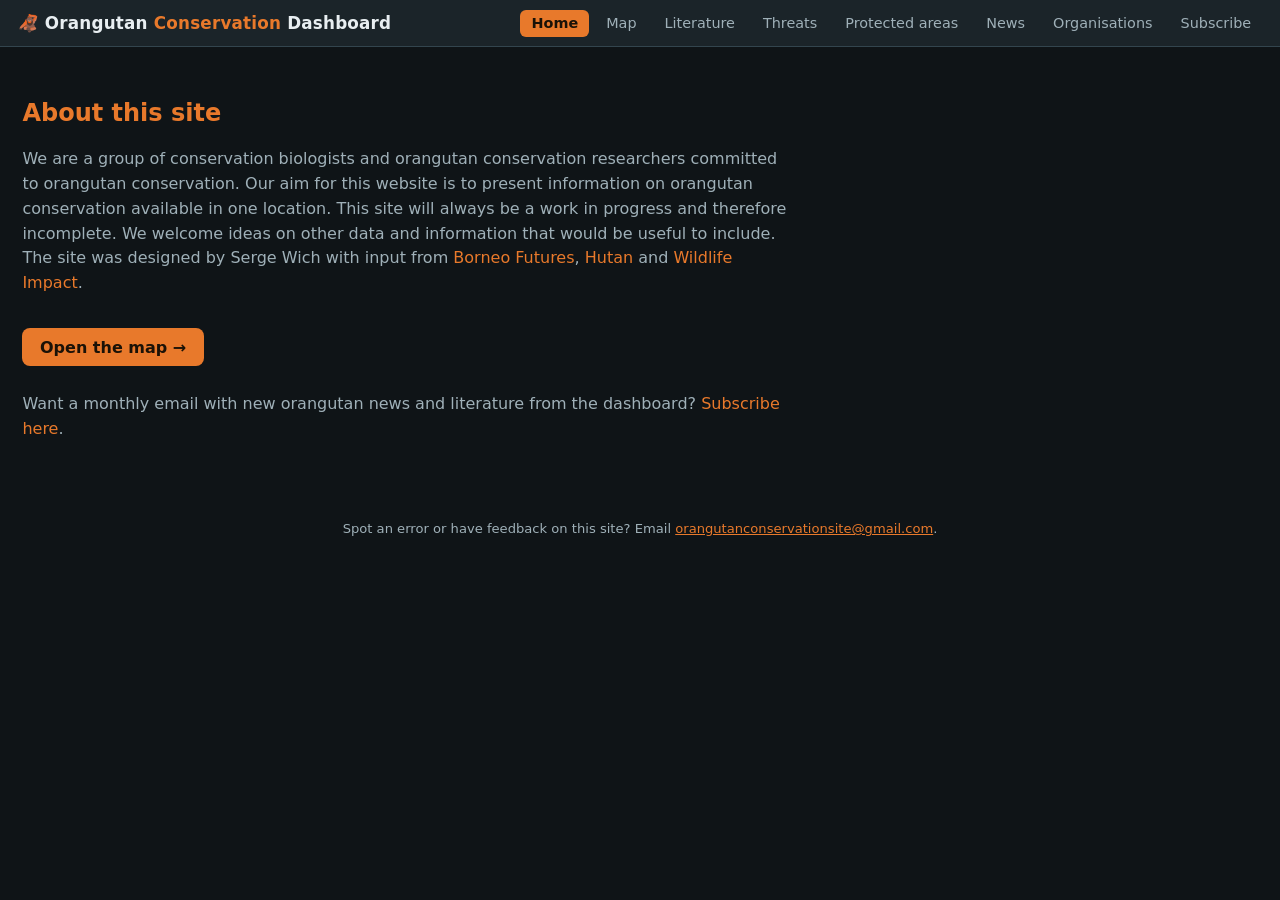
<file: index.html>
<!DOCTYPE html>
<html lang="en">
<head>
  <meta charset="utf-8" />
  <meta http-equiv="refresh" content="0; url=site/index.html" />
  <title>Orangutan Conservation Dashboard</title>
</head>
<body>
  <p>Redirecting to <a href="site/index.html">the dashboard</a>…</p>
</body>
</html>
</file>
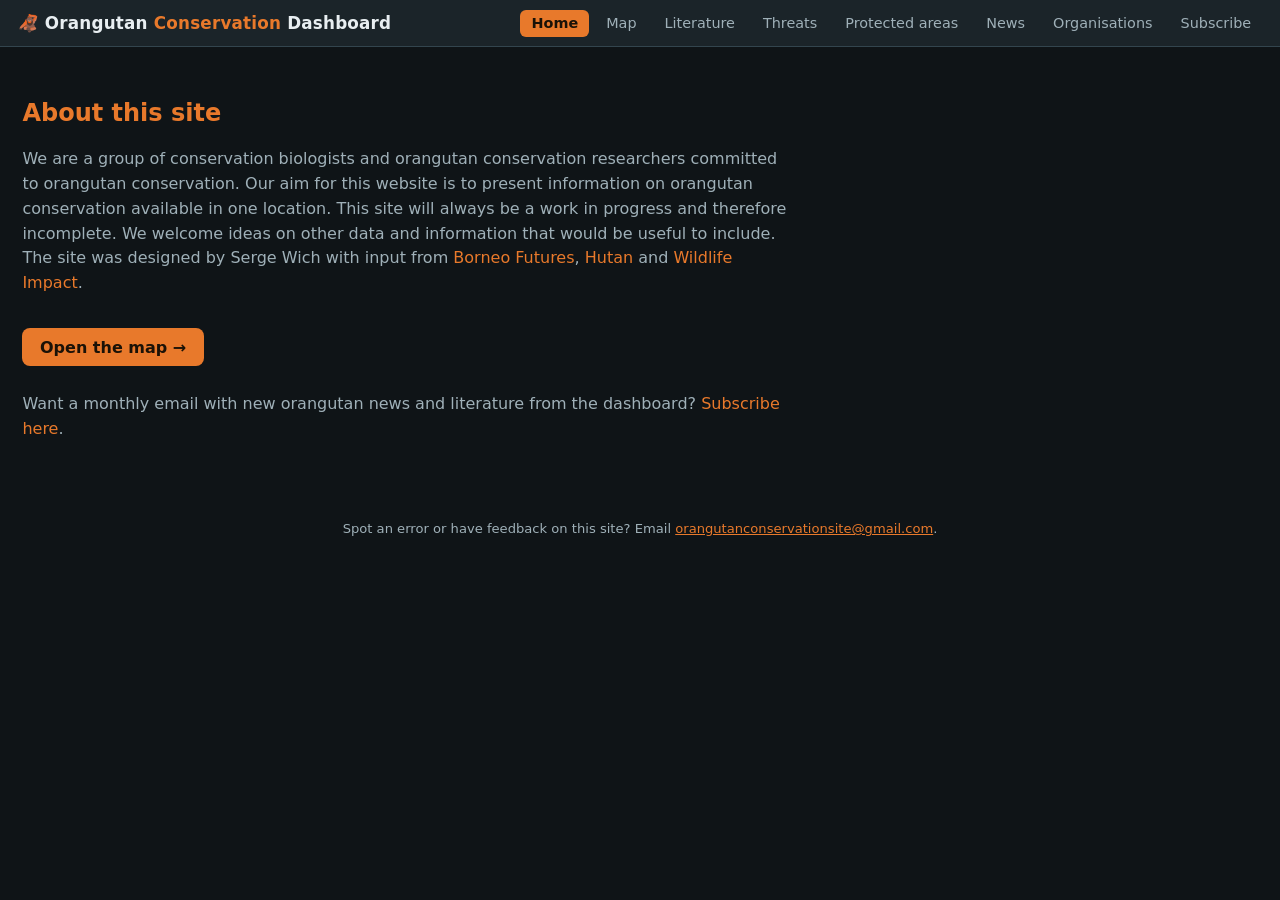
<file: site/index.html>
<!DOCTYPE html>
<html lang="en">
<head>
  <meta charset="utf-8" />
  <meta name="viewport" content="width=device-width, initial-scale=1" />
  <title>Orangutan Conservation Dashboard</title>
  <link rel="stylesheet" href="css/style.css" />
</head>
<body>
  <header class="site-header">
    <h1>🦧 Orangutan <span>Conservation</span> Dashboard</h1>
    <nav class="tabs">
      <a href="index.html" class="active">Home</a>
      <a href="tabs/map.html">Map</a>
      <a href="tabs/literature.html">Literature</a>
      <a href="tabs/threats.html">Threats</a>
      <a href="tabs/protected-areas.html">Protected areas</a>
      <a href="tabs/social.html">News</a>
      <a href="tabs/ngos.html">Organisations</a>
      <a href="tabs/subscribe.html">Subscribe</a>
    </nav>
  </header>

  <main class="landing">
    <h2>About this site</h2>
    <p>
      We are a group of conservation biologists and orangutan conservation
      researchers committed to orangutan conservation. Our aim for this
      website is to present information on orangutan conservation available
      in one location. This site will always be a work in progress and
      therefore incomplete. We welcome ideas on other data and information
      that would be useful to include. The site was designed by Serge Wich
      with input from
      <a href="https://borneofutures.org/" target="_blank" rel="noopener noreferrer">Borneo Futures</a>,
      <a href="https://hutan.earth/" target="_blank" rel="noopener noreferrer">Hutan</a>
      and
      <a href="https://wildlifeimpact.org/" target="_blank" rel="noopener noreferrer">Wildlife Impact</a>.
    </p>
    <a class="cta" href="tabs/map.html">Open the map →</a>
    <p class="subscribe-note">
      Want a monthly email with new orangutan news and literature from the dashboard?
      <a href="tabs/subscribe.html">Subscribe here</a>.
    </p>
  </main>

  <footer class="site-footer">
    <p>
      Spot an error or have feedback on this site? Email
      <a href="mailto:orangutanconservationsite@gmail.com">orangutanconservationsite@gmail.com</a>.
    </p>
  </footer>

  <!-- Cloudflare Web Analytics -->
  <script src="js/assistant.js"></script>
  <script type='module' src='https://static.cloudflareinsights.com/beacon.min.js' data-cf-beacon='{"token": "29d3b2f9d204446cb0d788787eff61d9"}'></script>
  <!-- End Cloudflare Web Analytics -->
</body>
</html>
</file>
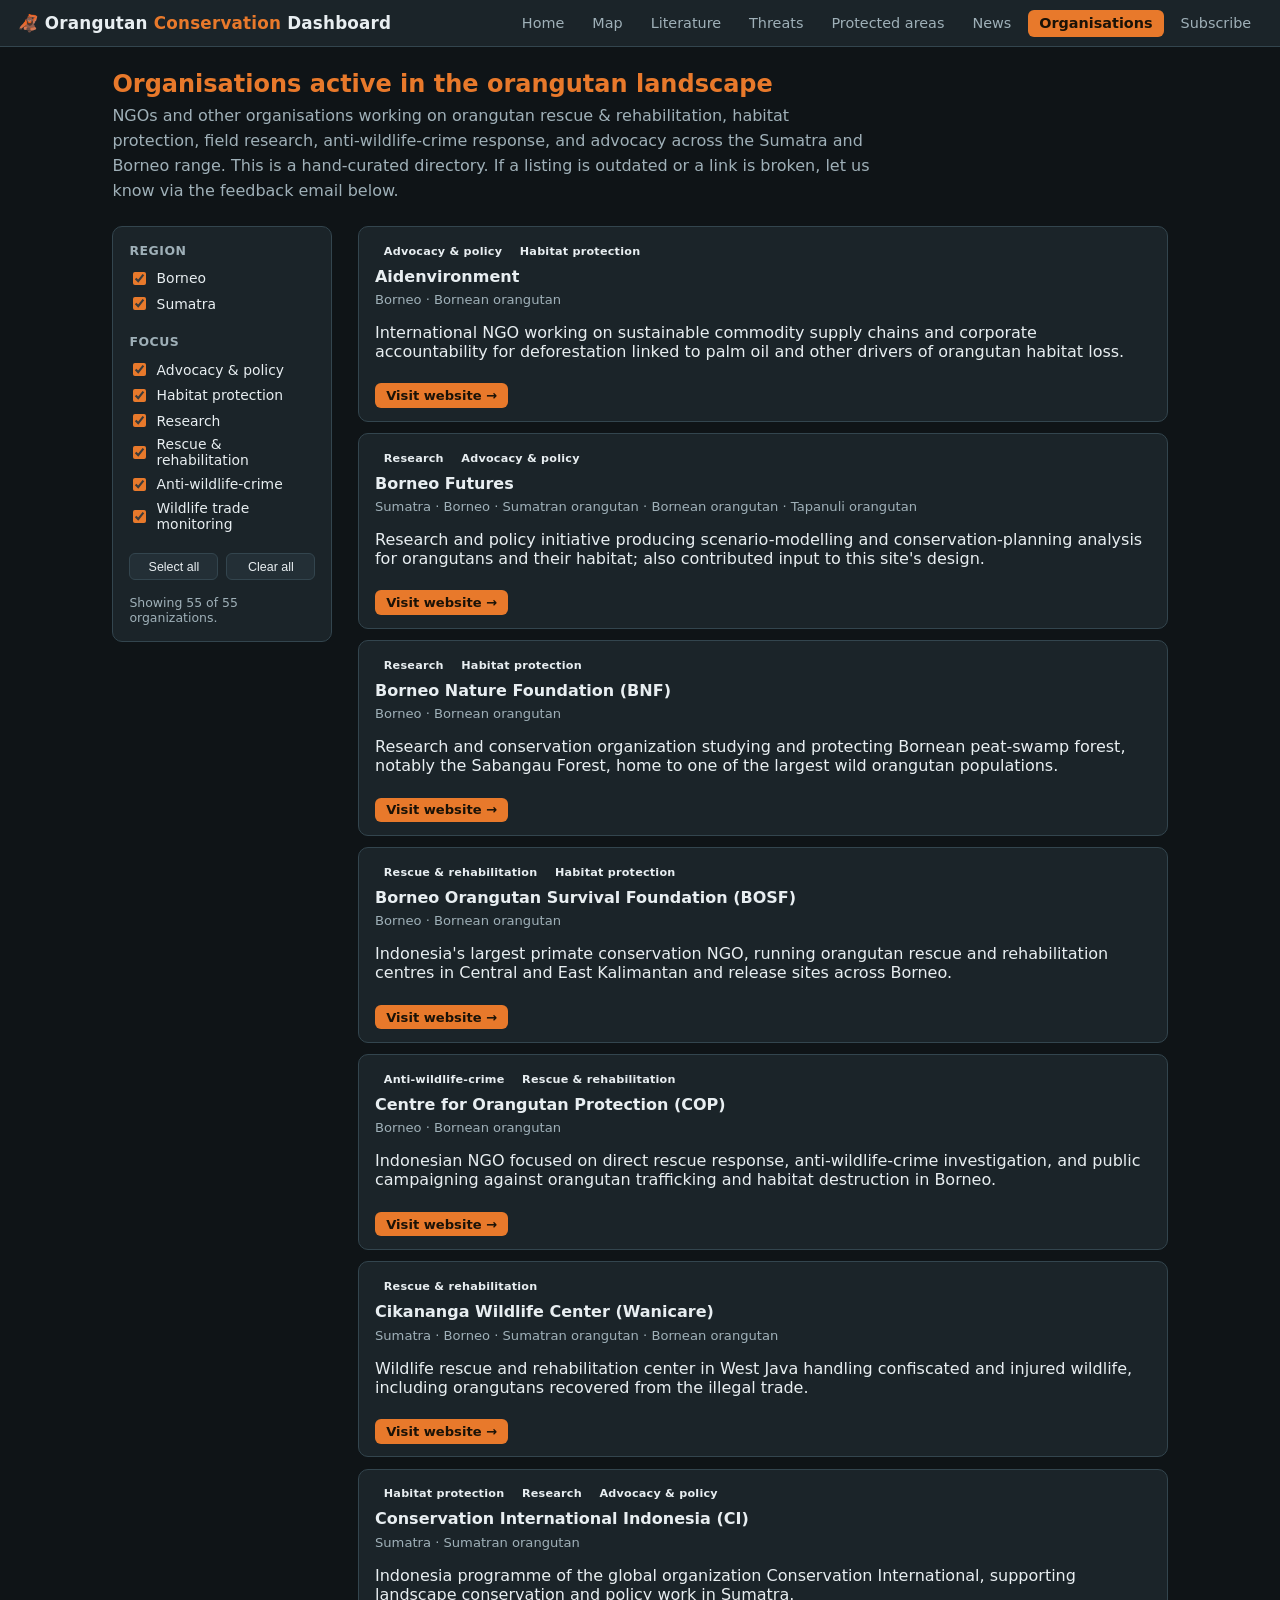
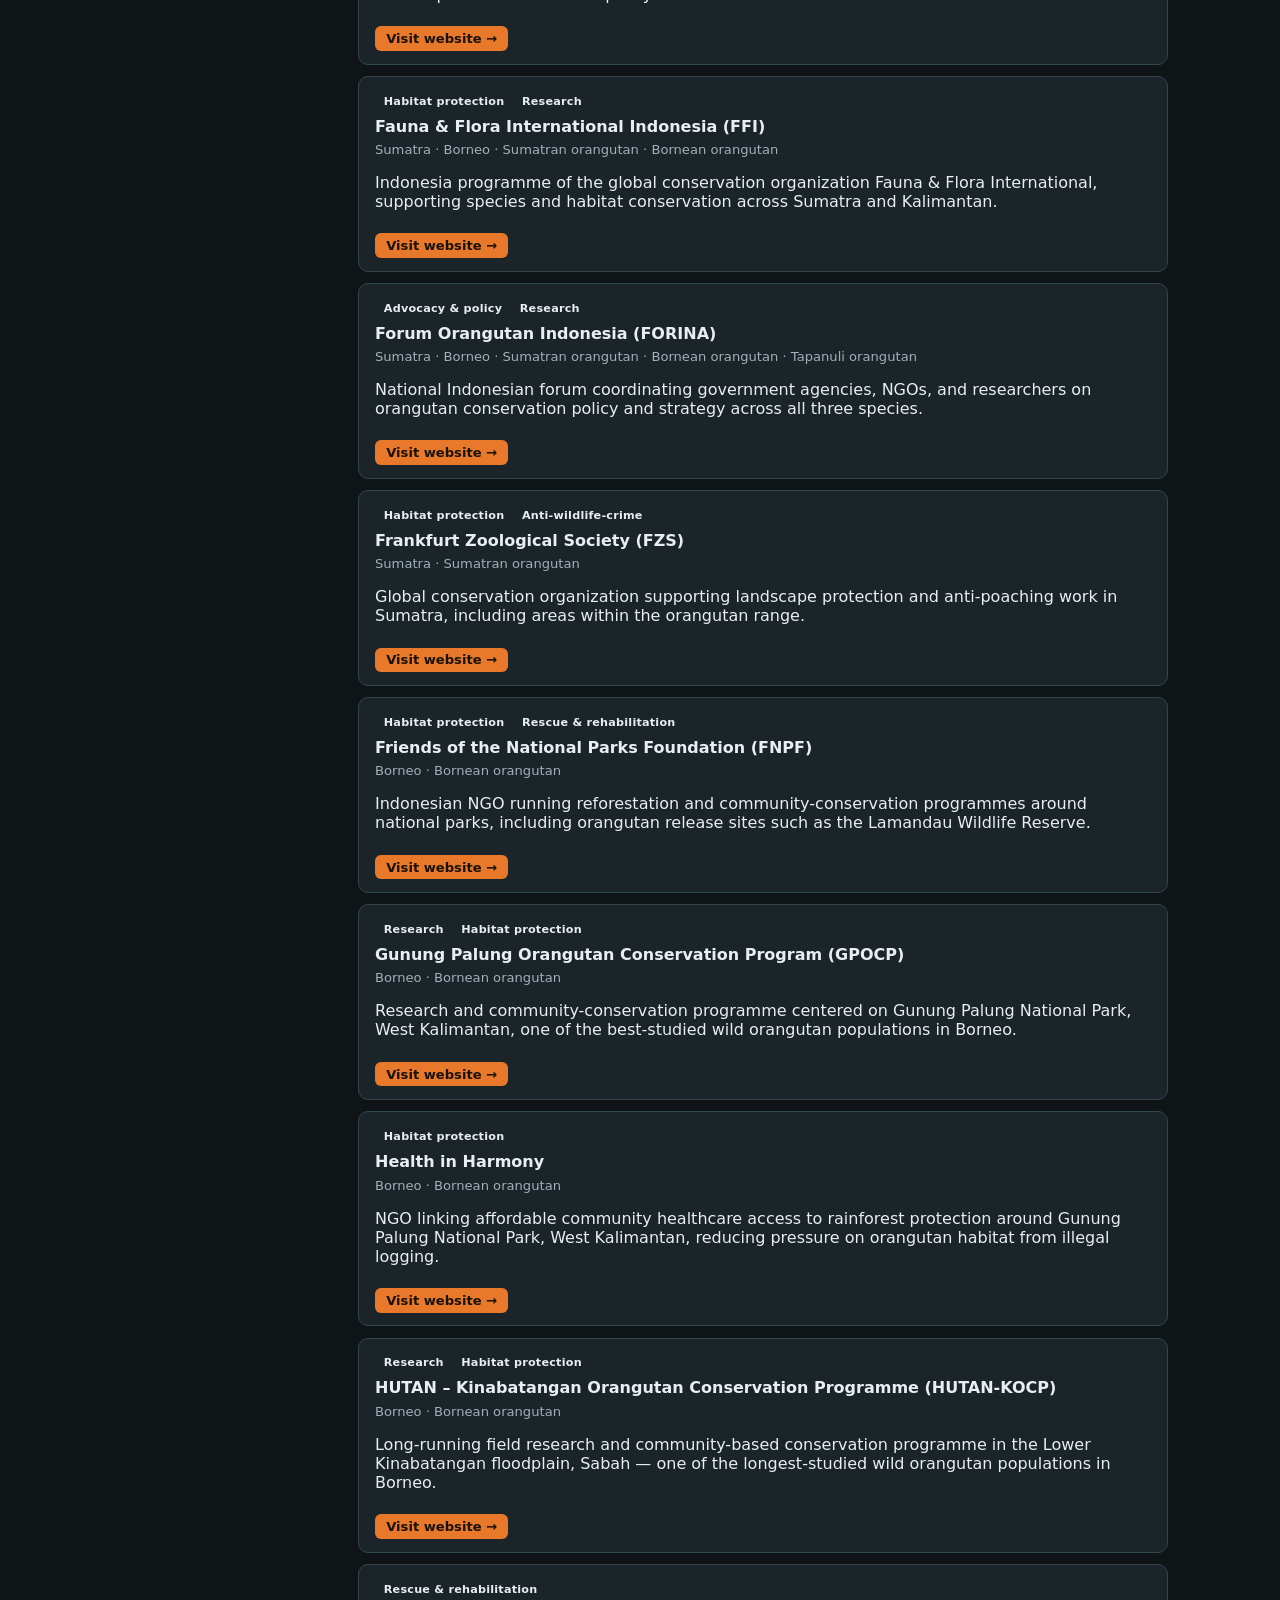
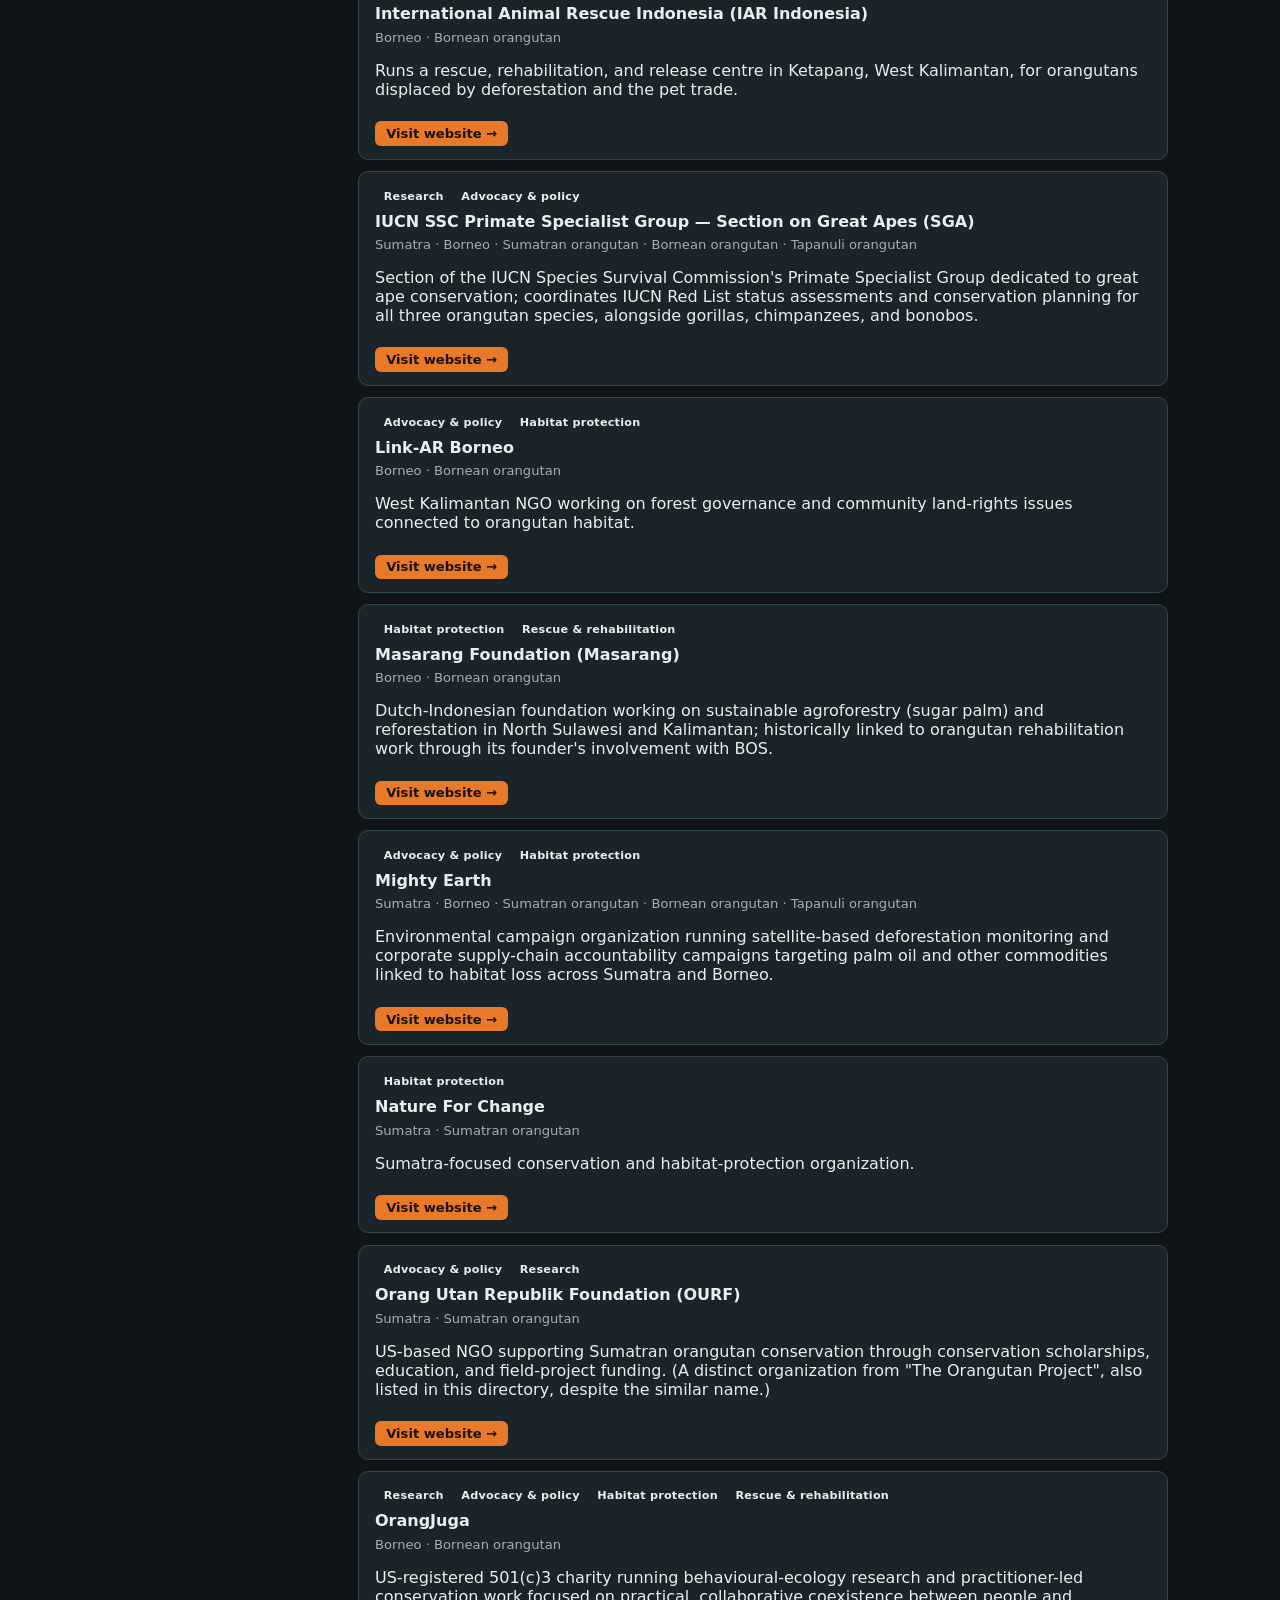
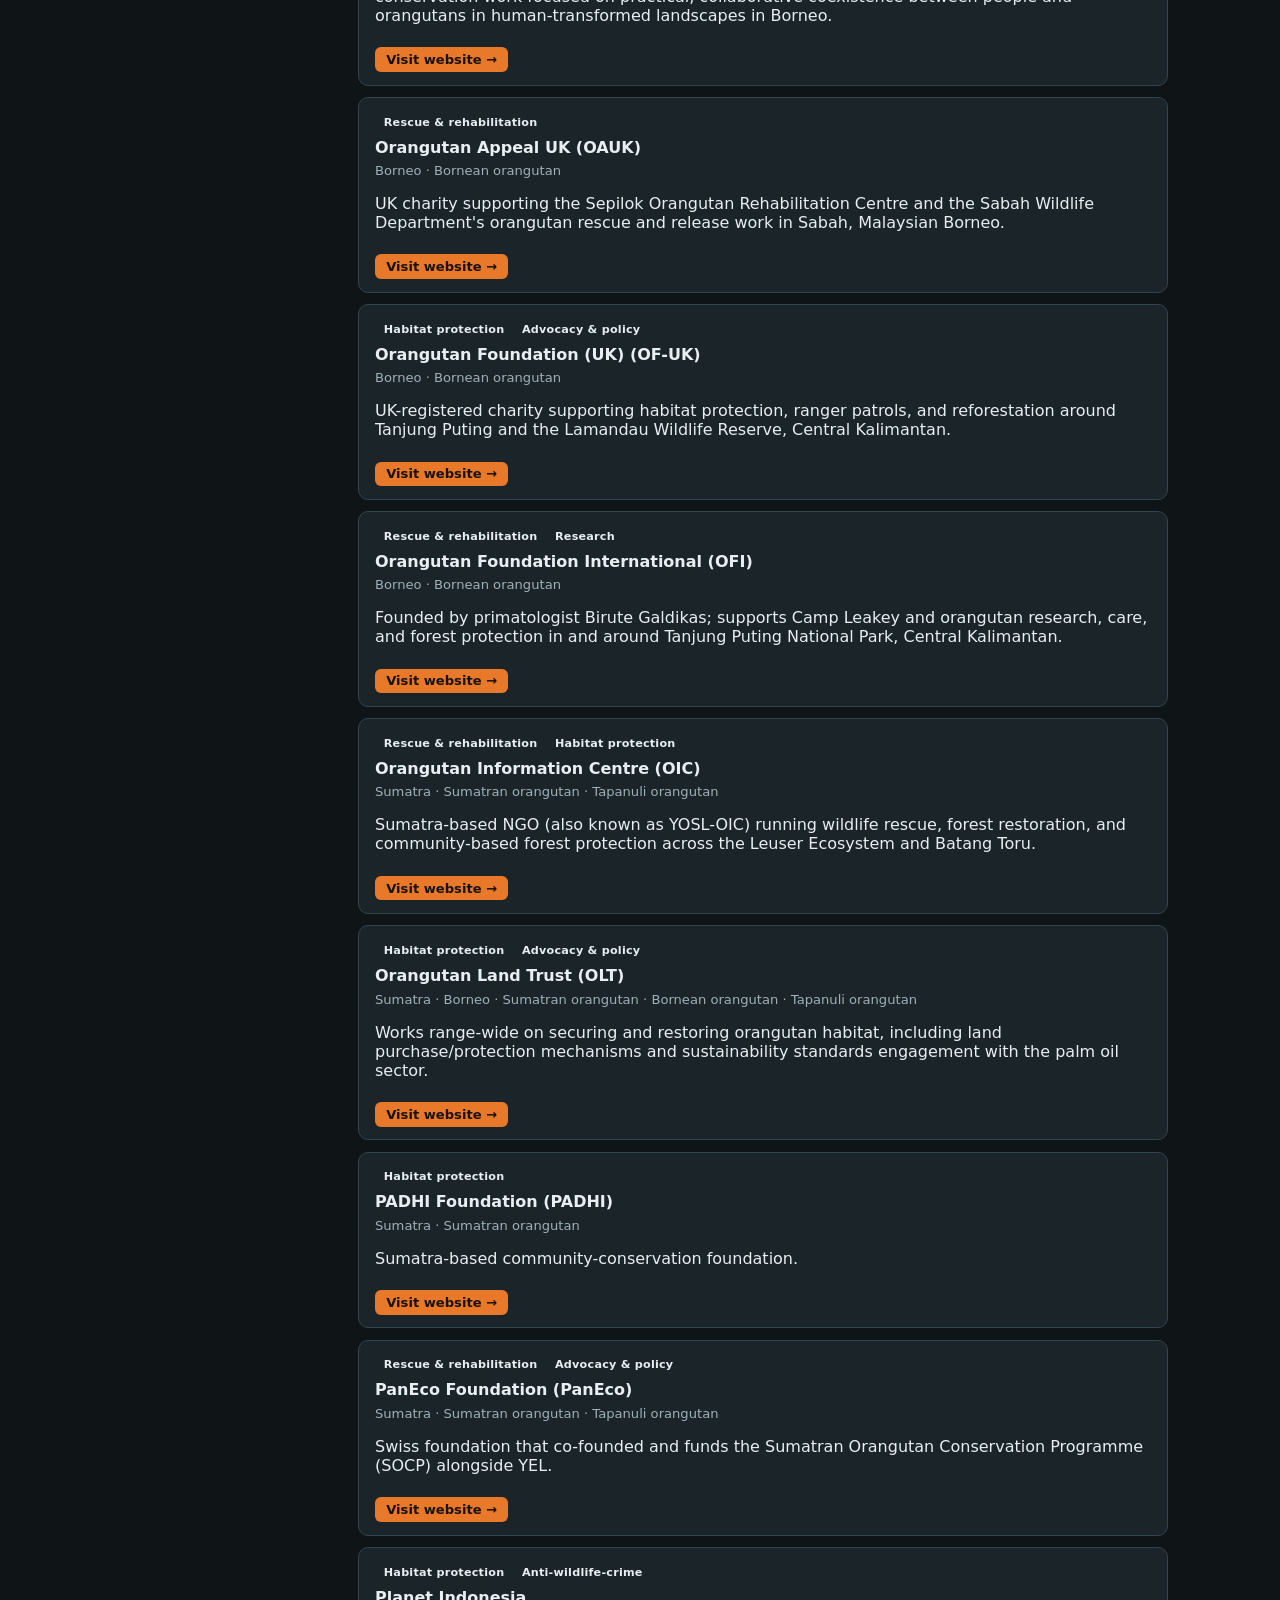
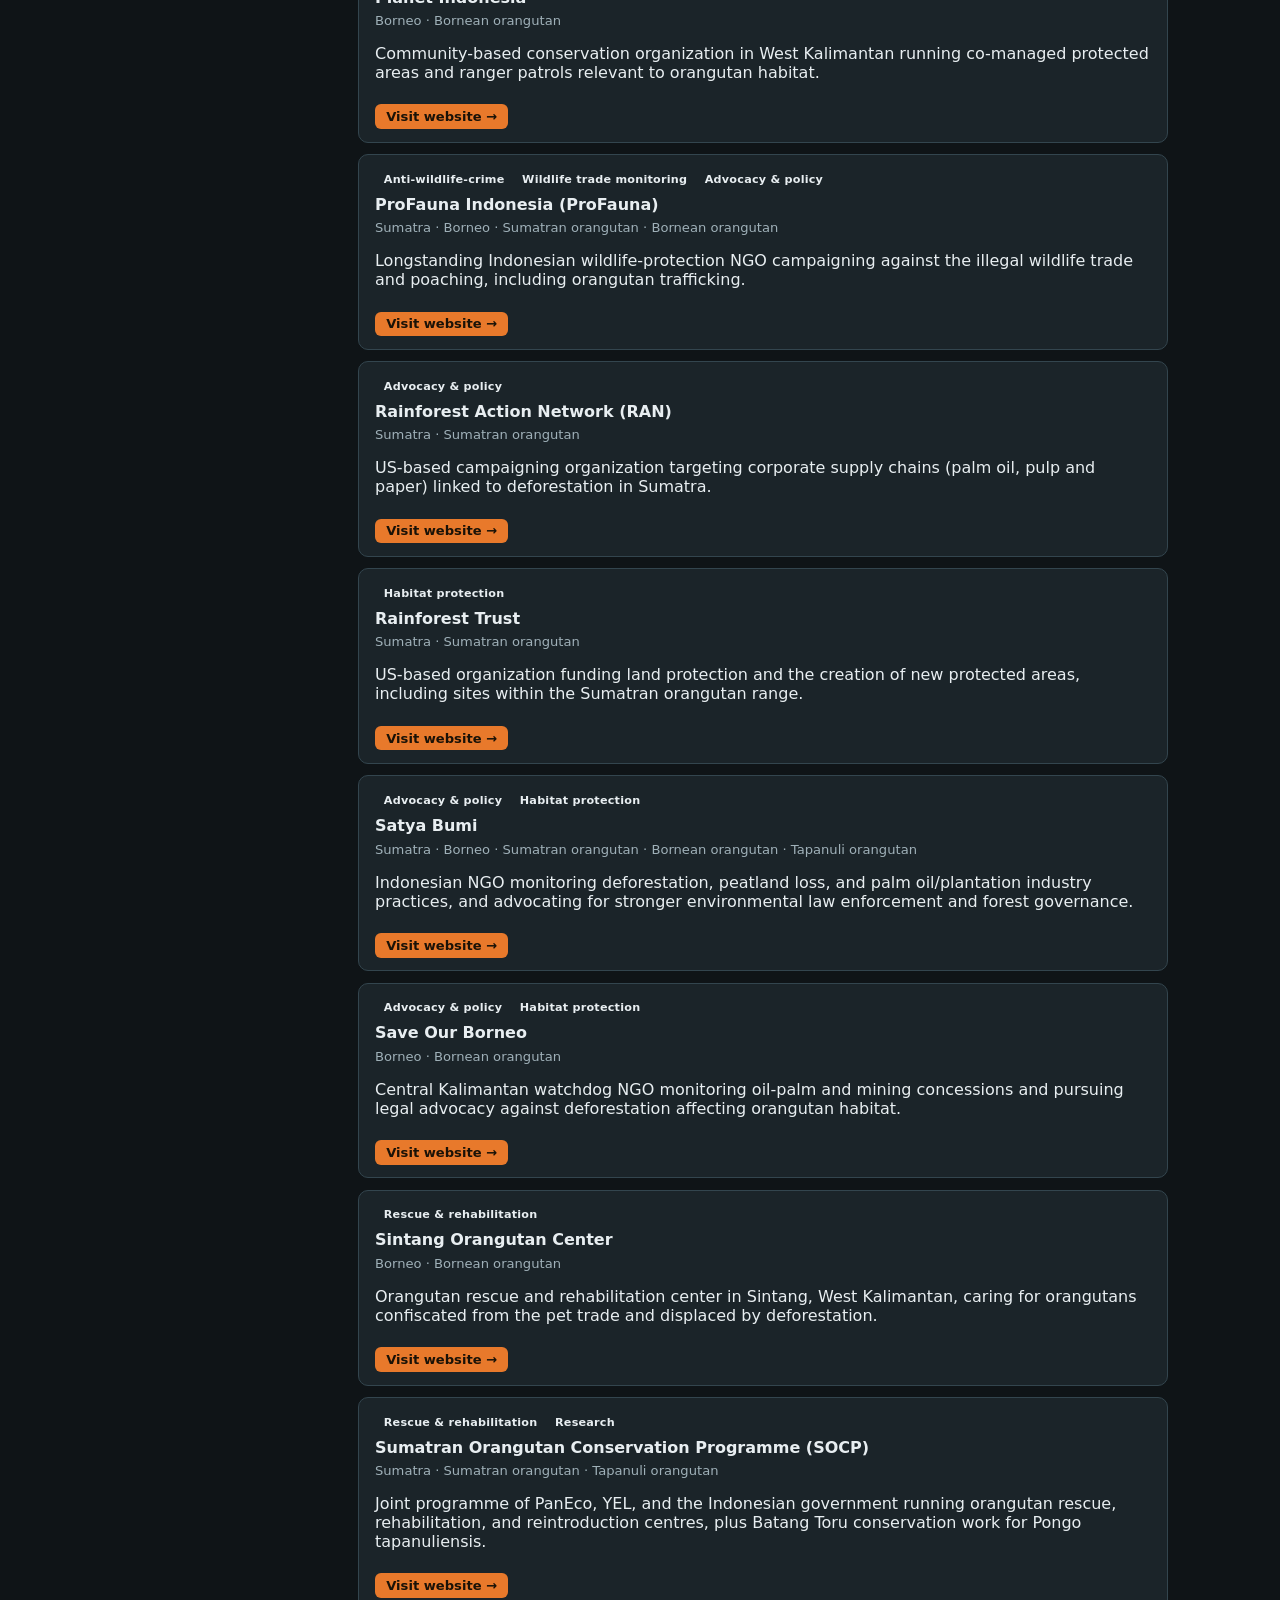
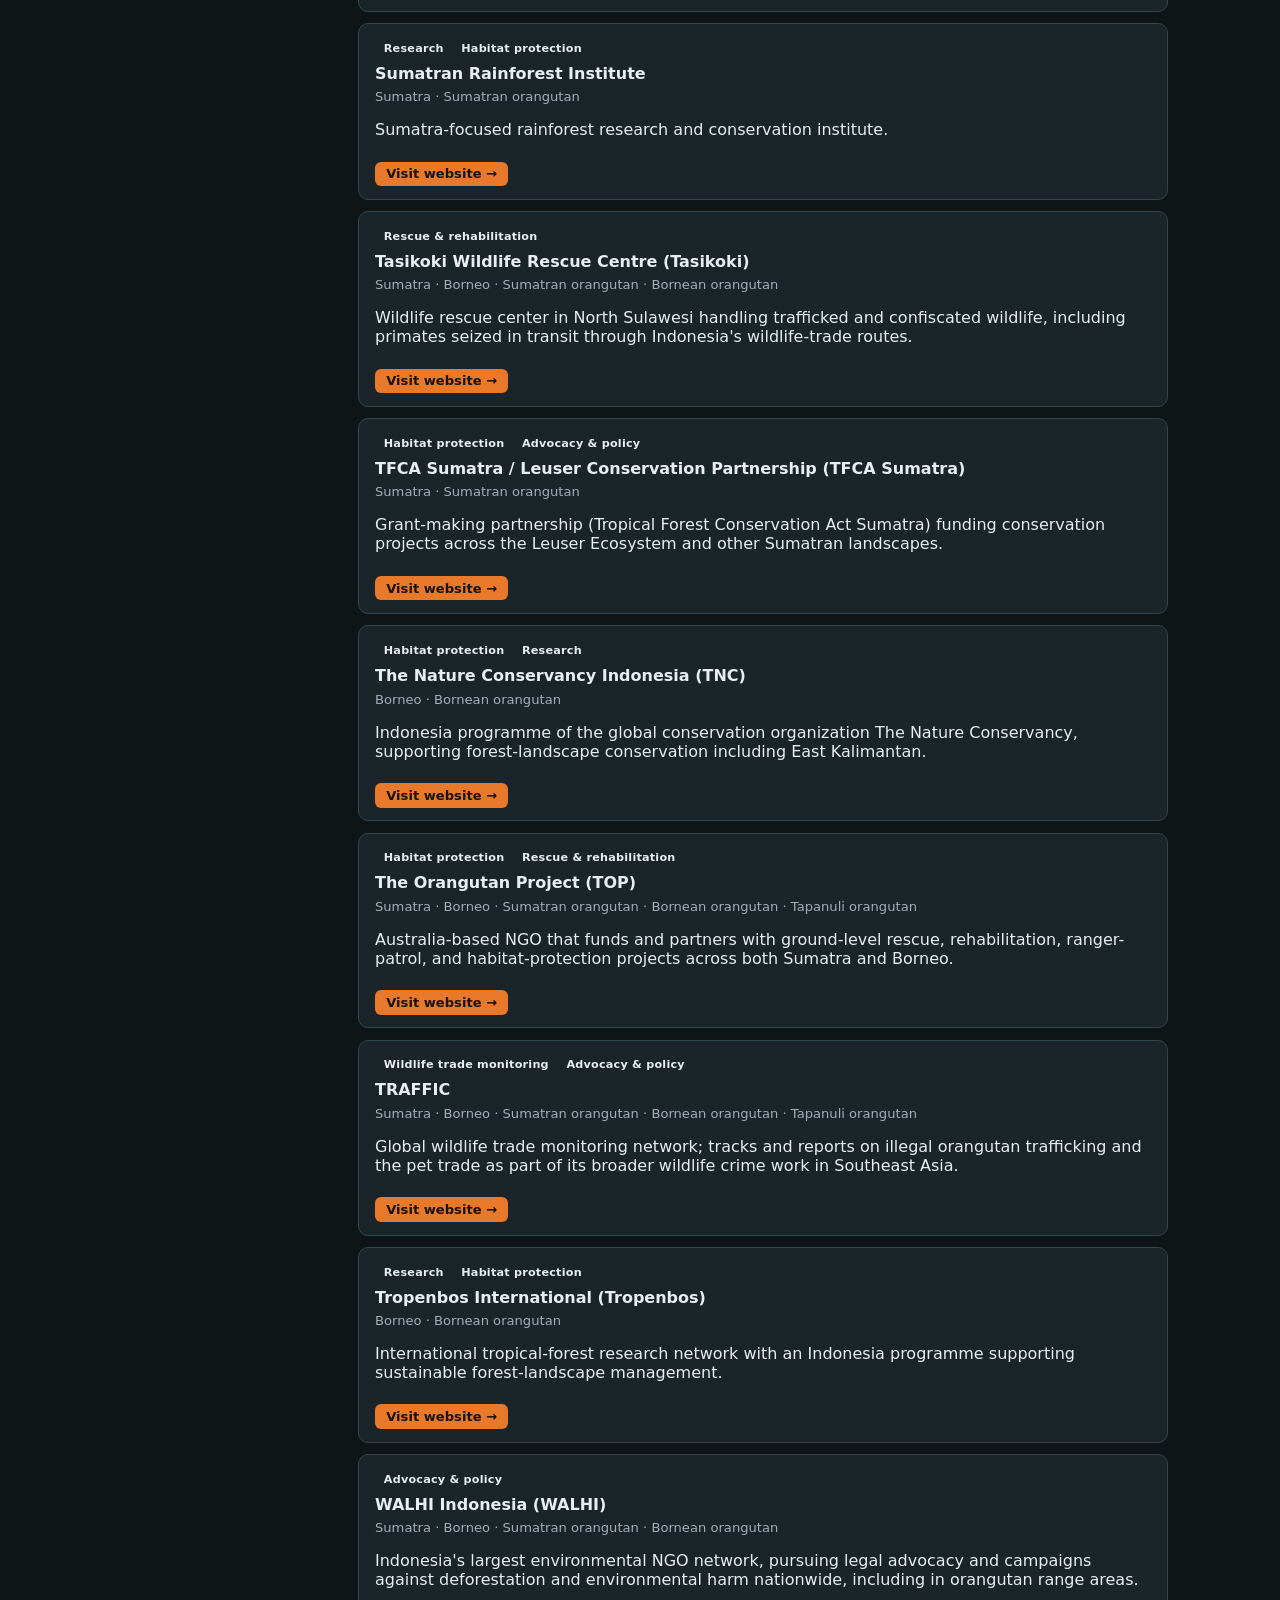
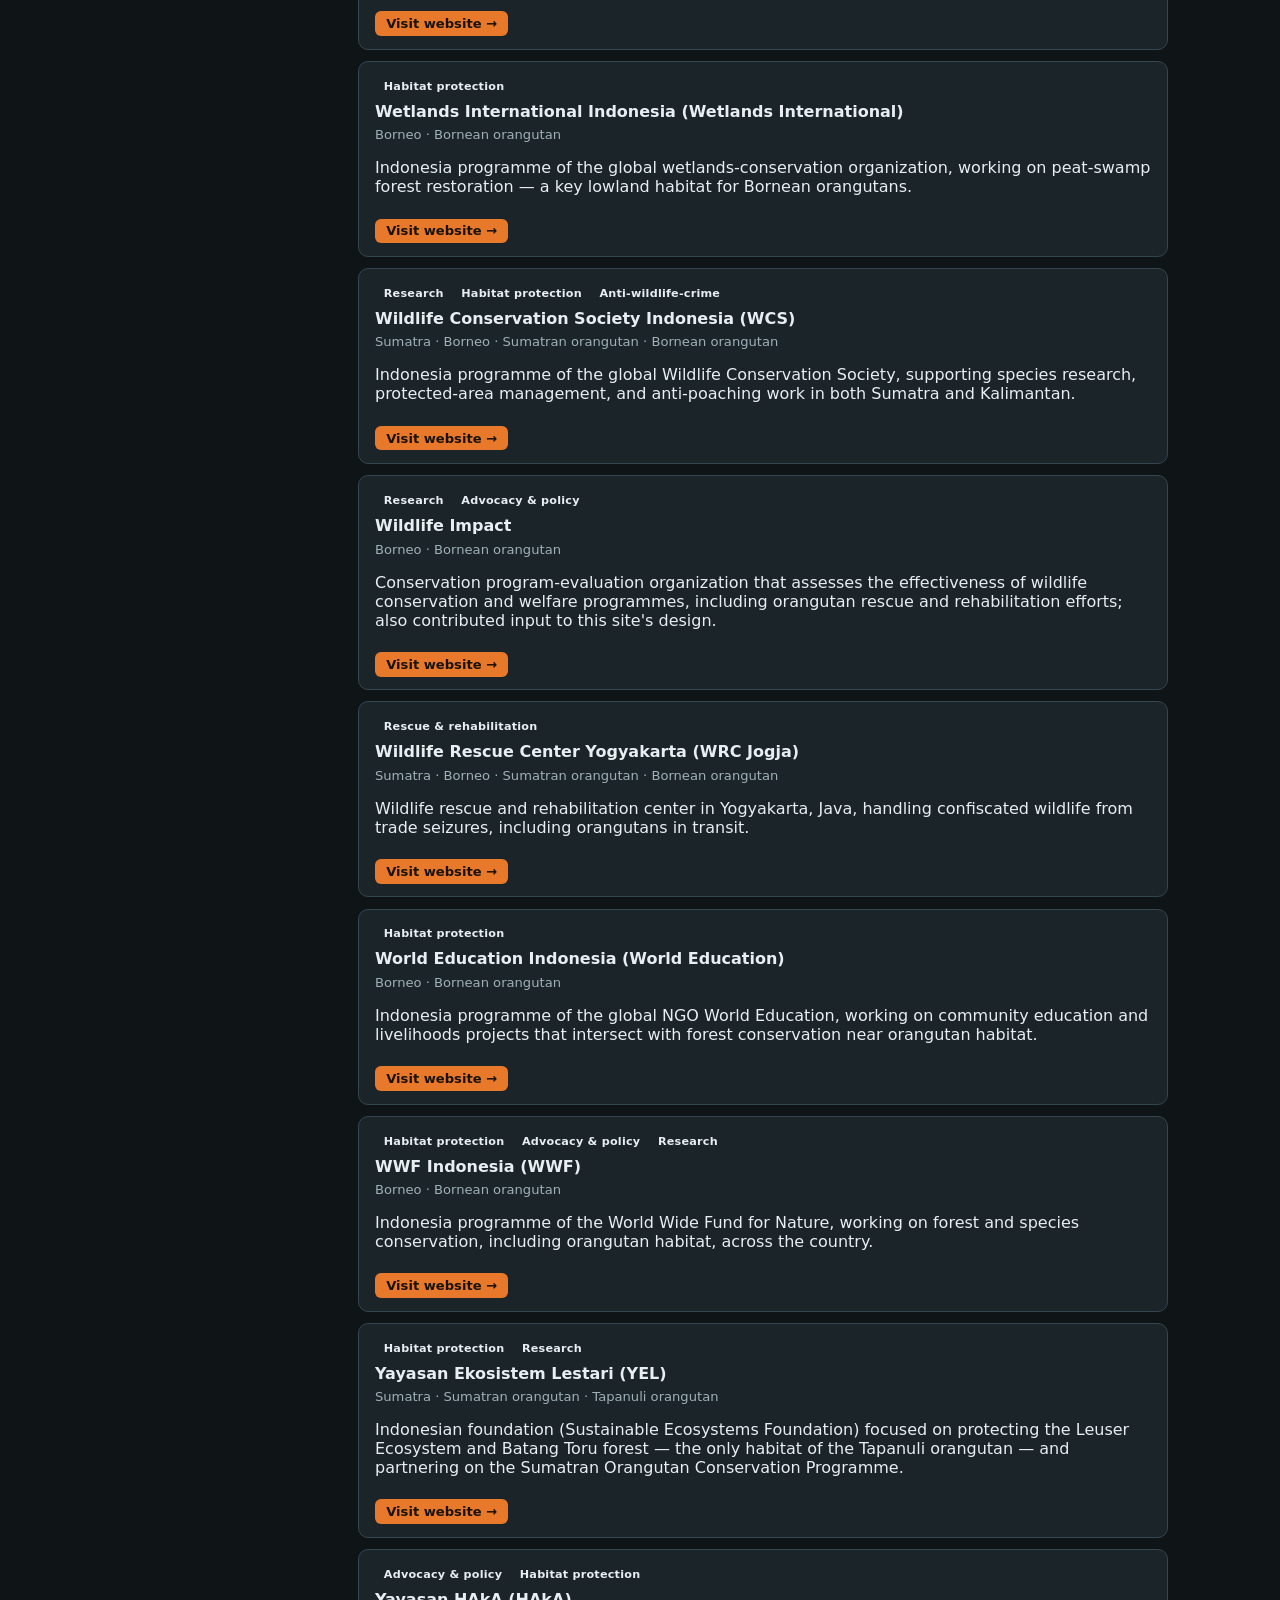
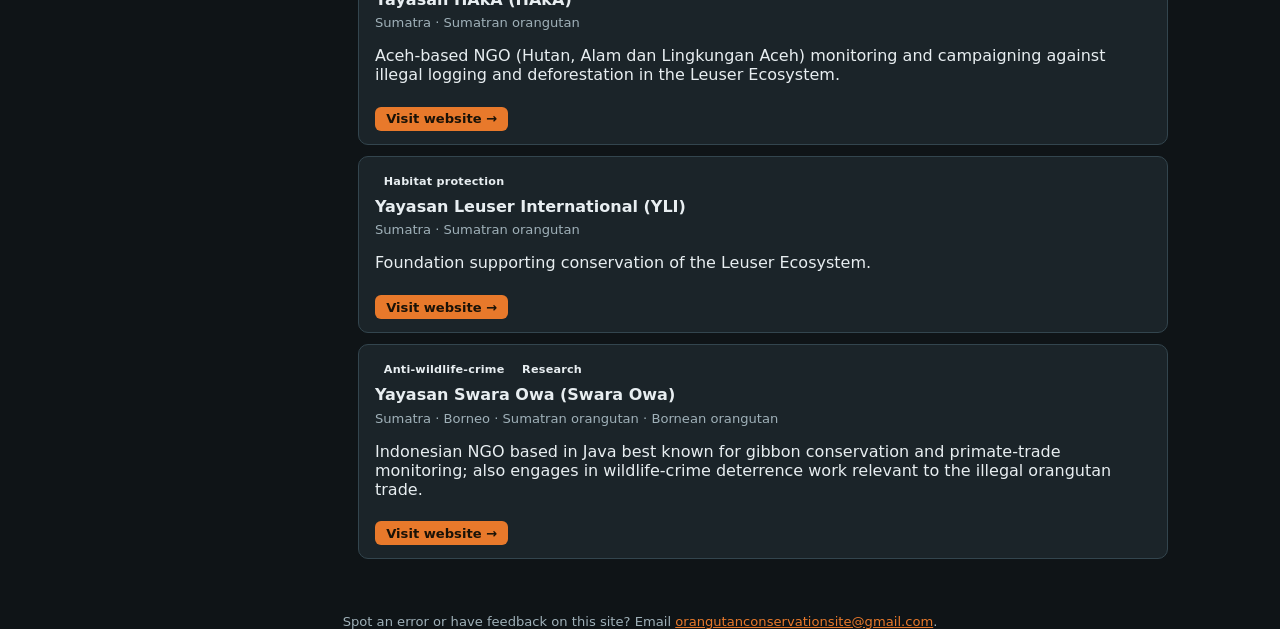
<file: site/tabs/ngos.html>
<!DOCTYPE html>
<html lang="en">
<head>
  <meta charset="utf-8" />
  <meta name="viewport" content="width=device-width, initial-scale=1" />
  <title>Organisations — Orangutan Conservation Dashboard</title>
  <link rel="stylesheet" href="../css/style.css" />
</head>
<body>
  <header class="site-header">
    <h1>🦧 Orangutan <span>Conservation</span> Dashboard</h1>
    <nav class="tabs">
      <a href="../index.html">Home</a>
      <a href="map.html">Map</a>
      <a href="literature.html">Literature</a>
      <a href="threats.html">Threats</a>
      <a href="protected-areas.html">Protected areas</a>
      <a href="social.html">News</a>
      <a href="ngos.html" class="active">Organisations</a>
      <a href="subscribe.html">Subscribe</a>
    </nav>
  </header>

  <main class="lit-page">
    <div class="lit-intro">
      <h2>Organisations active in the orangutan landscape</h2>
      <p class="muted">
        NGOs and other organisations working on orangutan rescue &amp; rehabilitation,
        habitat protection, field research, anti-wildlife-crime response, and advocacy
        across the Sumatra and Borneo range. This is a hand-curated directory.
        If a listing is outdated or a link is broken, let us know via the
        feedback email below.
      </p>
    </div>

    <div id="loading" class="loading">Loading…</div>

    <div class="lit-layout" id="lit-layout" style="display:none">
      <aside class="lit-filters">
        <div class="filter-group">
          <h3>Region</h3>
          <div id="region-filters"></div>
        </div>
        <div class="filter-group">
          <h3>Focus</h3>
          <div id="focus-filters"></div>
        </div>
        <div class="filter-actions">
          <button id="select-all">Select all</button>
          <button id="select-none">Clear all</button>
        </div>
        <p class="lit-count" id="lit-count"></p>
      </aside>

      <section class="lit-list" id="lit-list"></section>
    </div>
  </main>

  <footer class="site-footer">
    <p>
      Spot an error or have feedback on this site? Email
      <a href="mailto:orangutanconservationsite@gmail.com">orangutanconservationsite@gmail.com</a>.
    </p>
  </footer>

  <script src="../js/ngos.js"></script>

  <!-- Cloudflare Web Analytics -->
  <script src="../js/assistant.js"></script>
  <script type='module' src='https://static.cloudflareinsights.com/beacon.min.js' data-cf-beacon='{"token": "29d3b2f9d204446cb0d788787eff61d9"}'></script>
  <!-- End Cloudflare Web Analytics -->
</body>
</html>
</file>
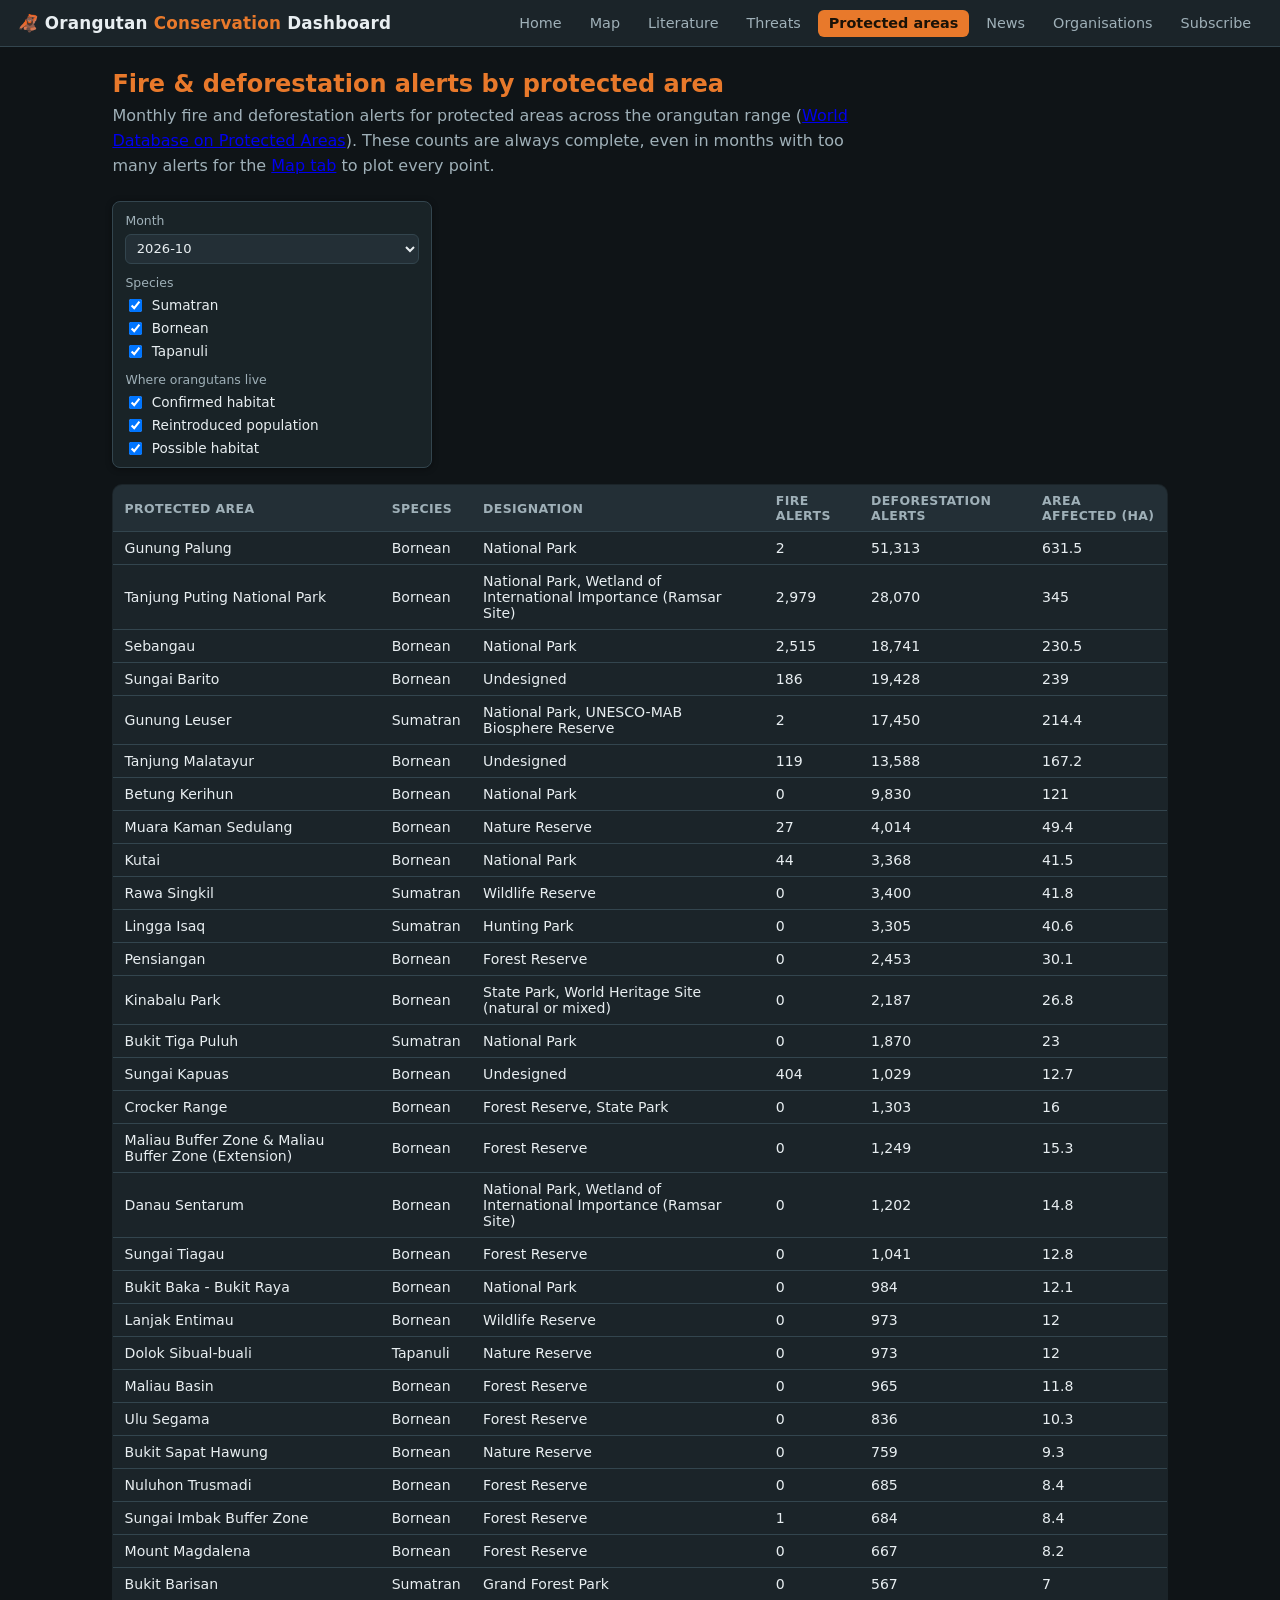
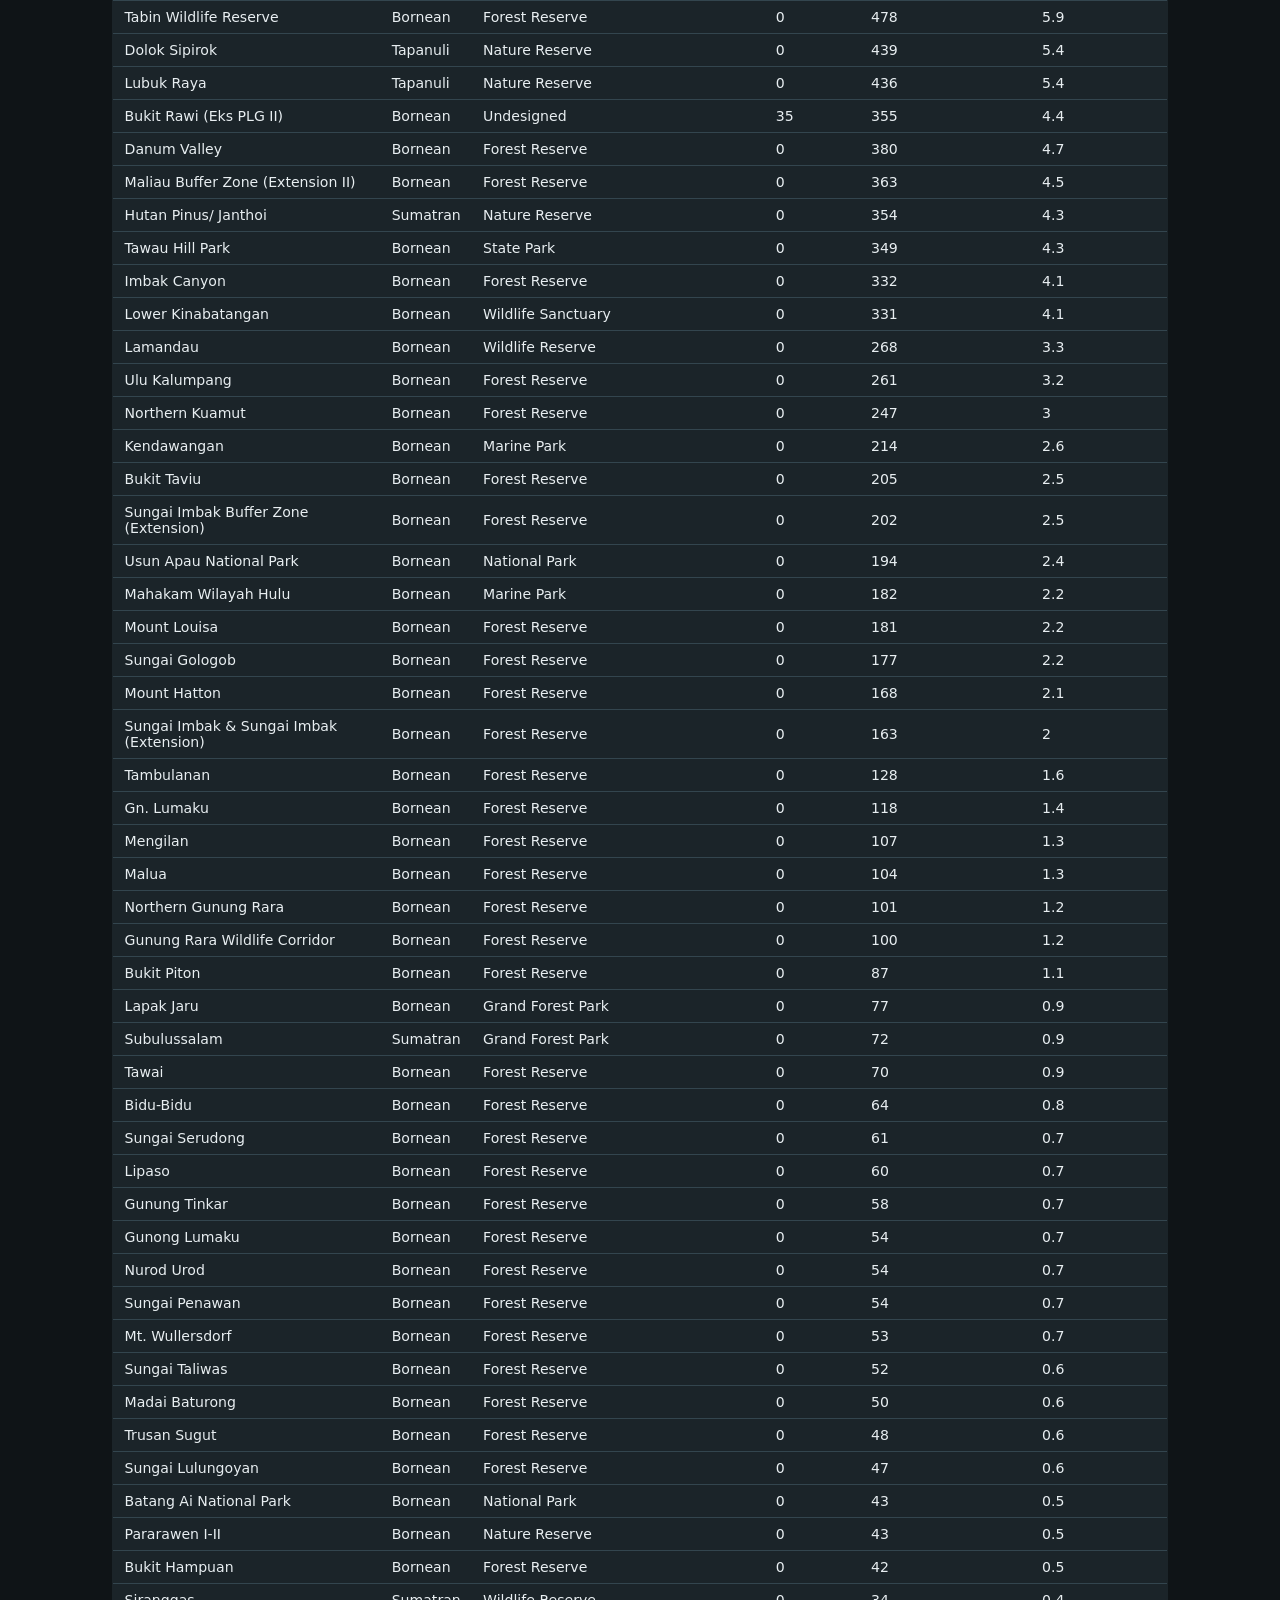
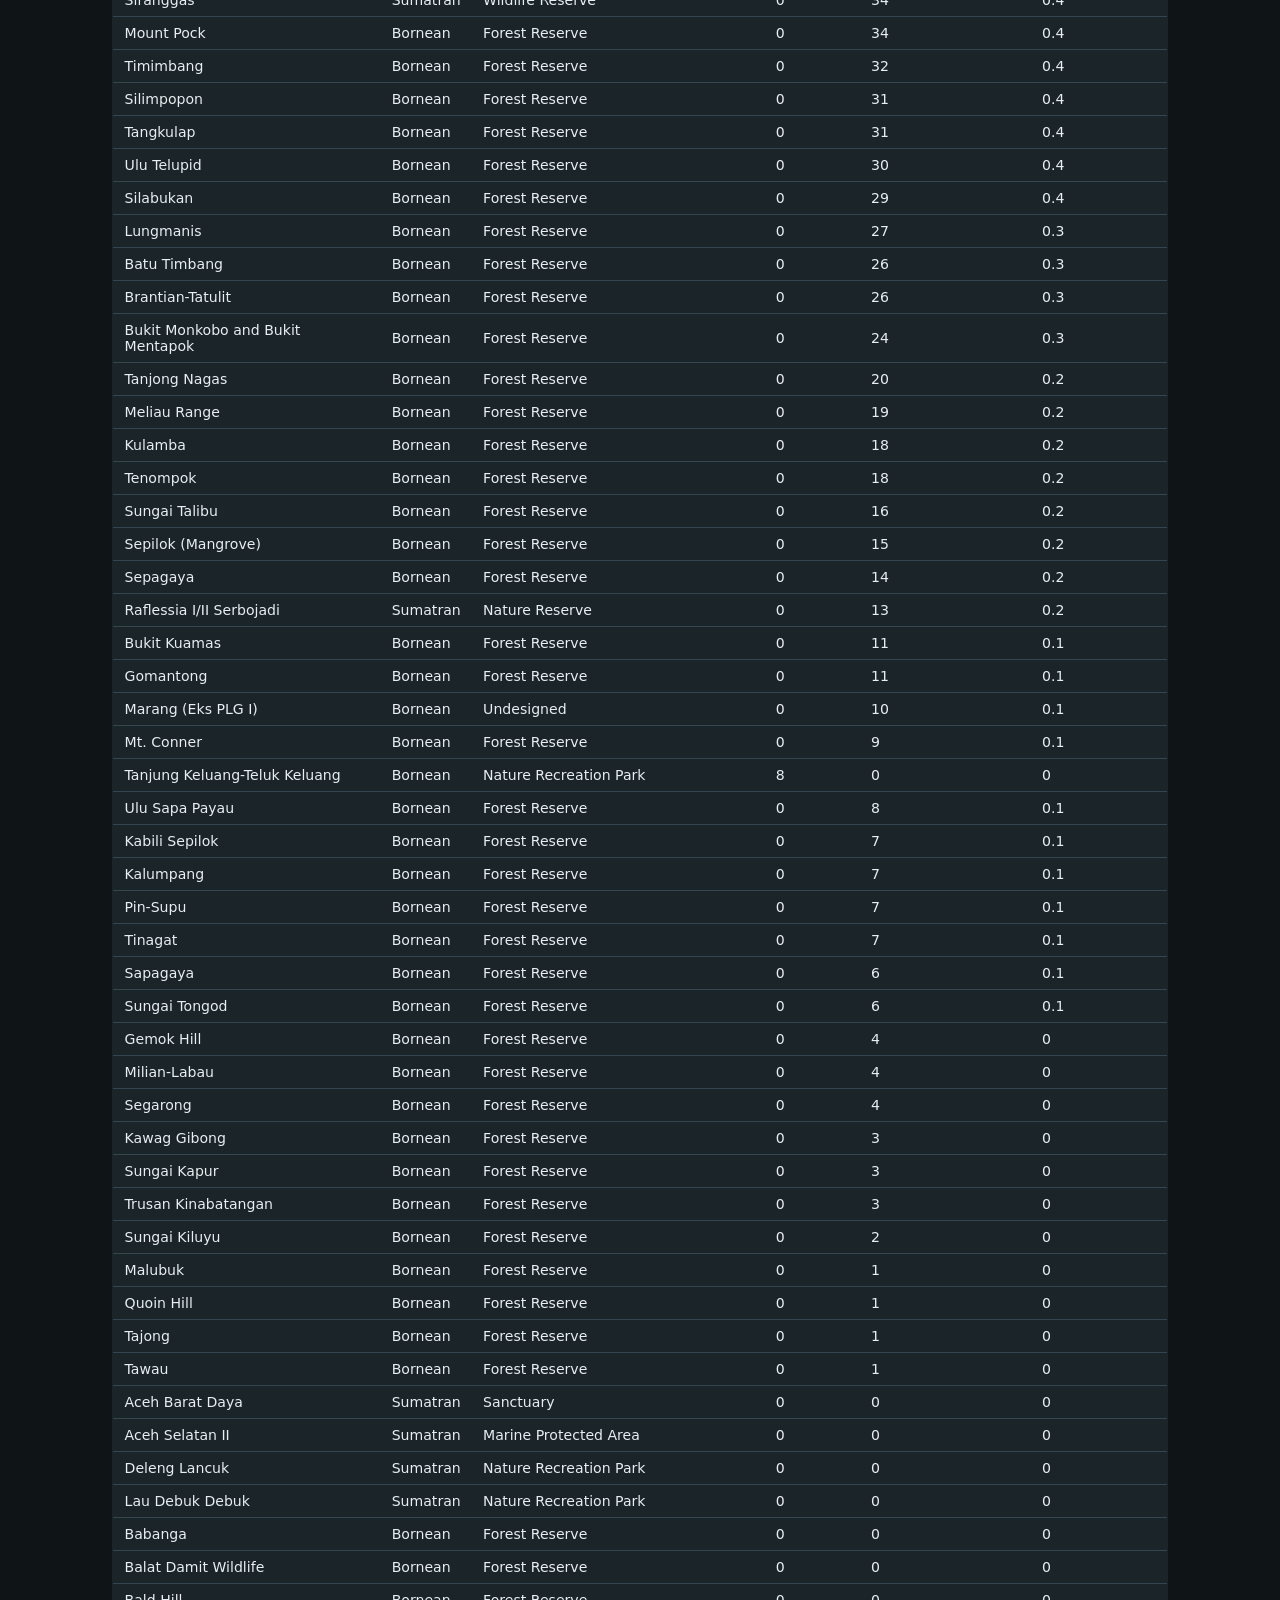
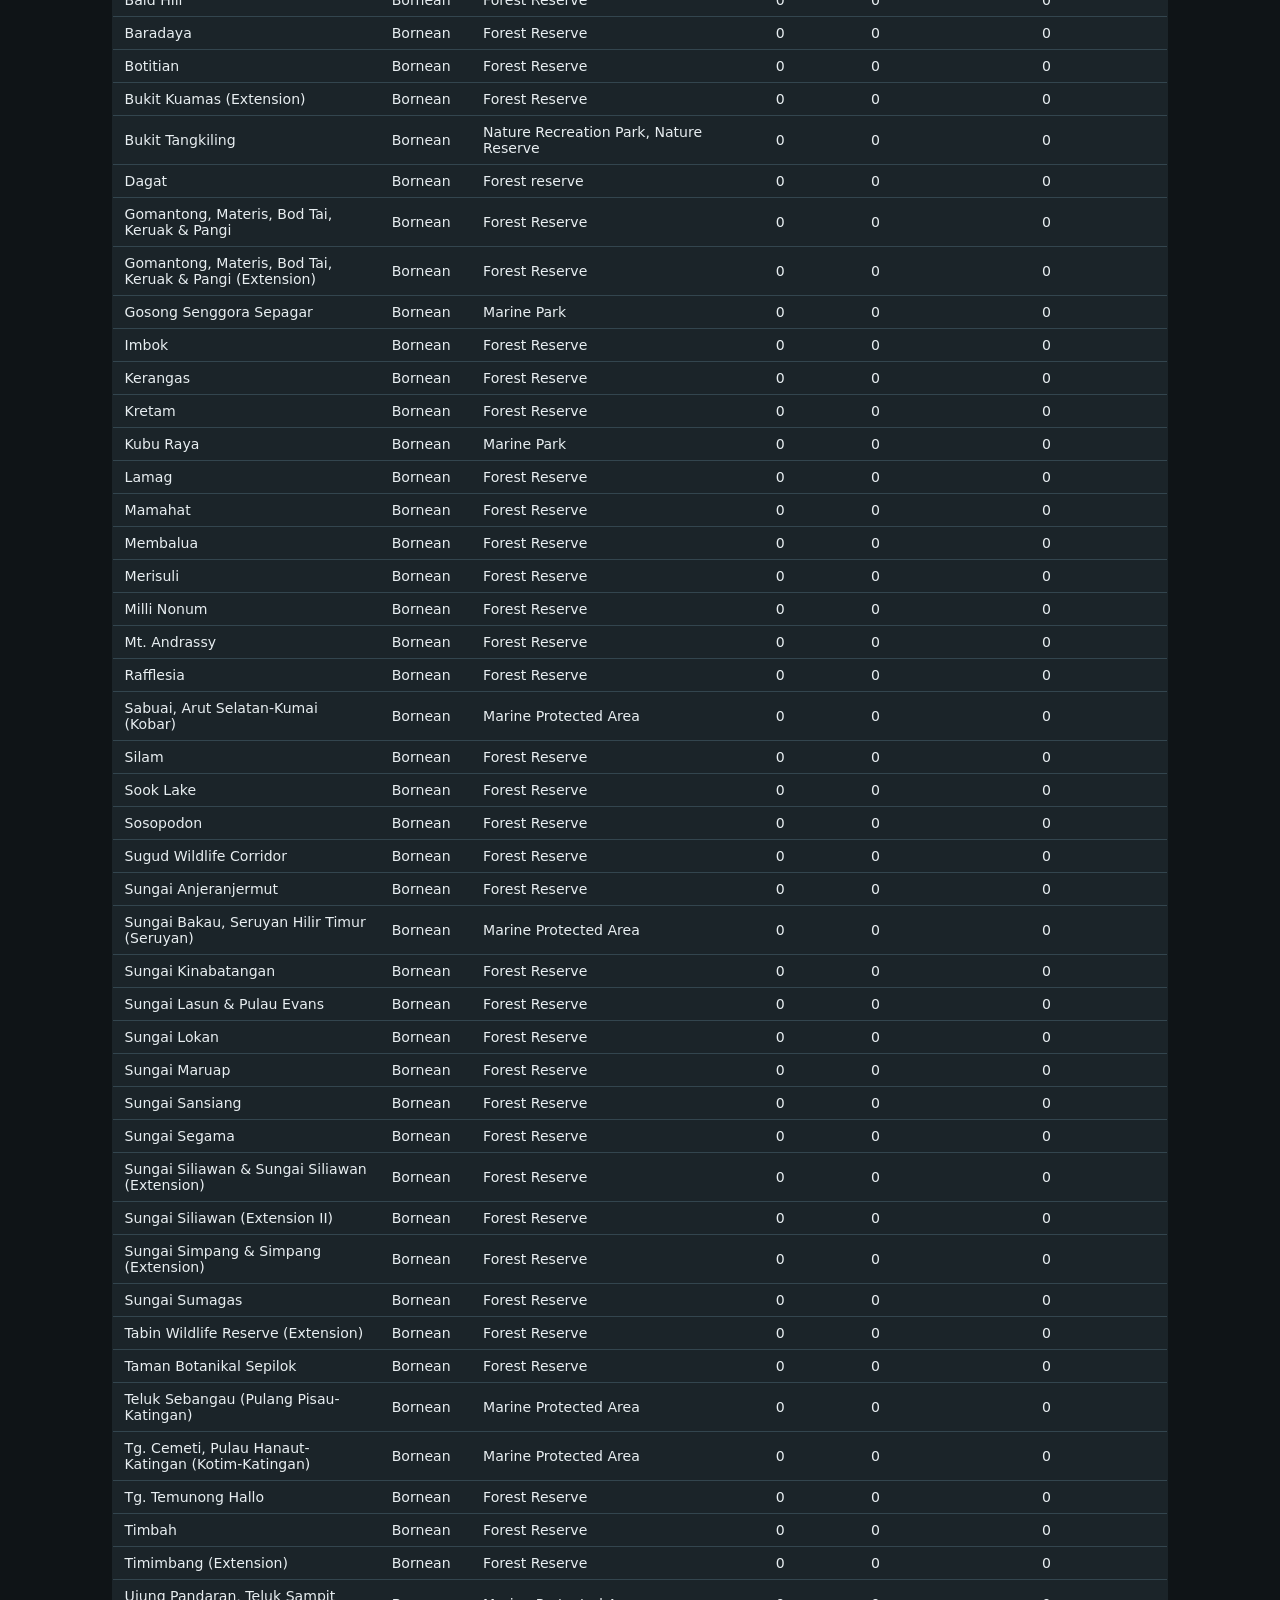
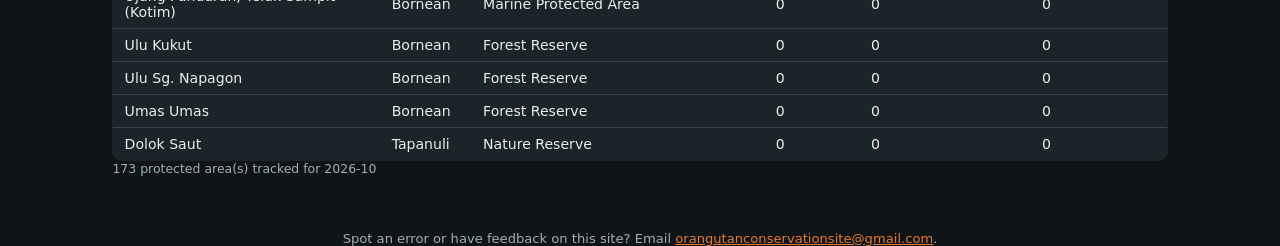
<file: site/tabs/protected-areas.html>
<!DOCTYPE html>
<html lang="en">
<head>
  <meta charset="utf-8" />
  <meta name="viewport" content="width=device-width, initial-scale=1" />
  <title>Protected areas — Orangutan Conservation Dashboard</title>
  <link rel="stylesheet" href="../css/style.css" />
</head>
<body>
  <header class="site-header">
    <h1>🦧 Orangutan <span>Conservation</span> Dashboard</h1>
    <nav class="tabs">
      <a href="../index.html">Home</a>
      <a href="map.html">Map</a>
      <a href="literature.html">Literature</a>
      <a href="threats.html">Threats</a>
      <a href="protected-areas.html" class="active">Protected areas</a>
      <a href="social.html">News</a>
      <a href="ngos.html">Organisations</a>
      <a href="subscribe.html">Subscribe</a>
    </nav>
  </header>

  <main class="lit-page">
    <div class="lit-intro">
      <h2>Fire &amp; deforestation alerts by protected area</h2>
      <p class="muted">
        Monthly fire and deforestation alerts for protected areas across the
        orangutan range (<a href="https://www.protectedplanet.net" target="_blank" rel="noopener">World
        Database on Protected Areas</a>). These counts are always complete,
        even in months with too many alerts for the <a href="map.html">Map
        tab</a> to plot every point.
      </p>
    </div>

    <div id="loading" class="loading">Loading…</div>

    <div id="pa-layout" style="display:none">
      <div class="info-box species-switcher" style="margin:0 0 1rem;max-width:320px">
        <label for="month-select" style="display:block;margin-bottom:.3rem;color:var(--muted);font-size:.78rem">
          Month</label>
        <select id="month-select"></select>

        <label style="display:block;margin:.6rem 0 .3rem;color:var(--muted);font-size:.78rem">Species</label>
        <div id="species-filters" style="display:flex;flex-direction:column;gap:.25rem"></div>

        <label style="display:block;margin:.6rem 0 .3rem;color:var(--muted);font-size:.78rem">Where orangutans live</label>
        <div id="range-filters" style="display:flex;flex-direction:column;gap:.25rem"></div>
      </div>

      <table class="pa-table">
        <thead>
          <tr>
            <th>Protected area</th>
            <th>Species</th>
            <th>Designation</th>
            <th>Fire alerts</th>
            <th>Deforestation alerts</th>
            <th>Area affected (ha)</th>
          </tr>
        </thead>
        <tbody id="pa-rows"></tbody>
      </table>
      <p class="lit-count" id="pa-count"></p>
    </div>
  </main>

  <footer class="site-footer">
    <p>
      Spot an error or have feedback on this site? Email
      <a href="mailto:orangutanconservationsite@gmail.com">orangutanconservationsite@gmail.com</a>.
    </p>
  </footer>

  <script src="../js/protected_areas.js"></script>

  <!-- Cloudflare Web Analytics -->
  <script src="../js/assistant.js"></script>
  <script type='module' src='https://static.cloudflareinsights.com/beacon.min.js' data-cf-beacon='{"token": "29d3b2f9d204446cb0d788787eff61d9"}'></script>
  <!-- End Cloudflare Web Analytics -->
</body>
</html>
</file>
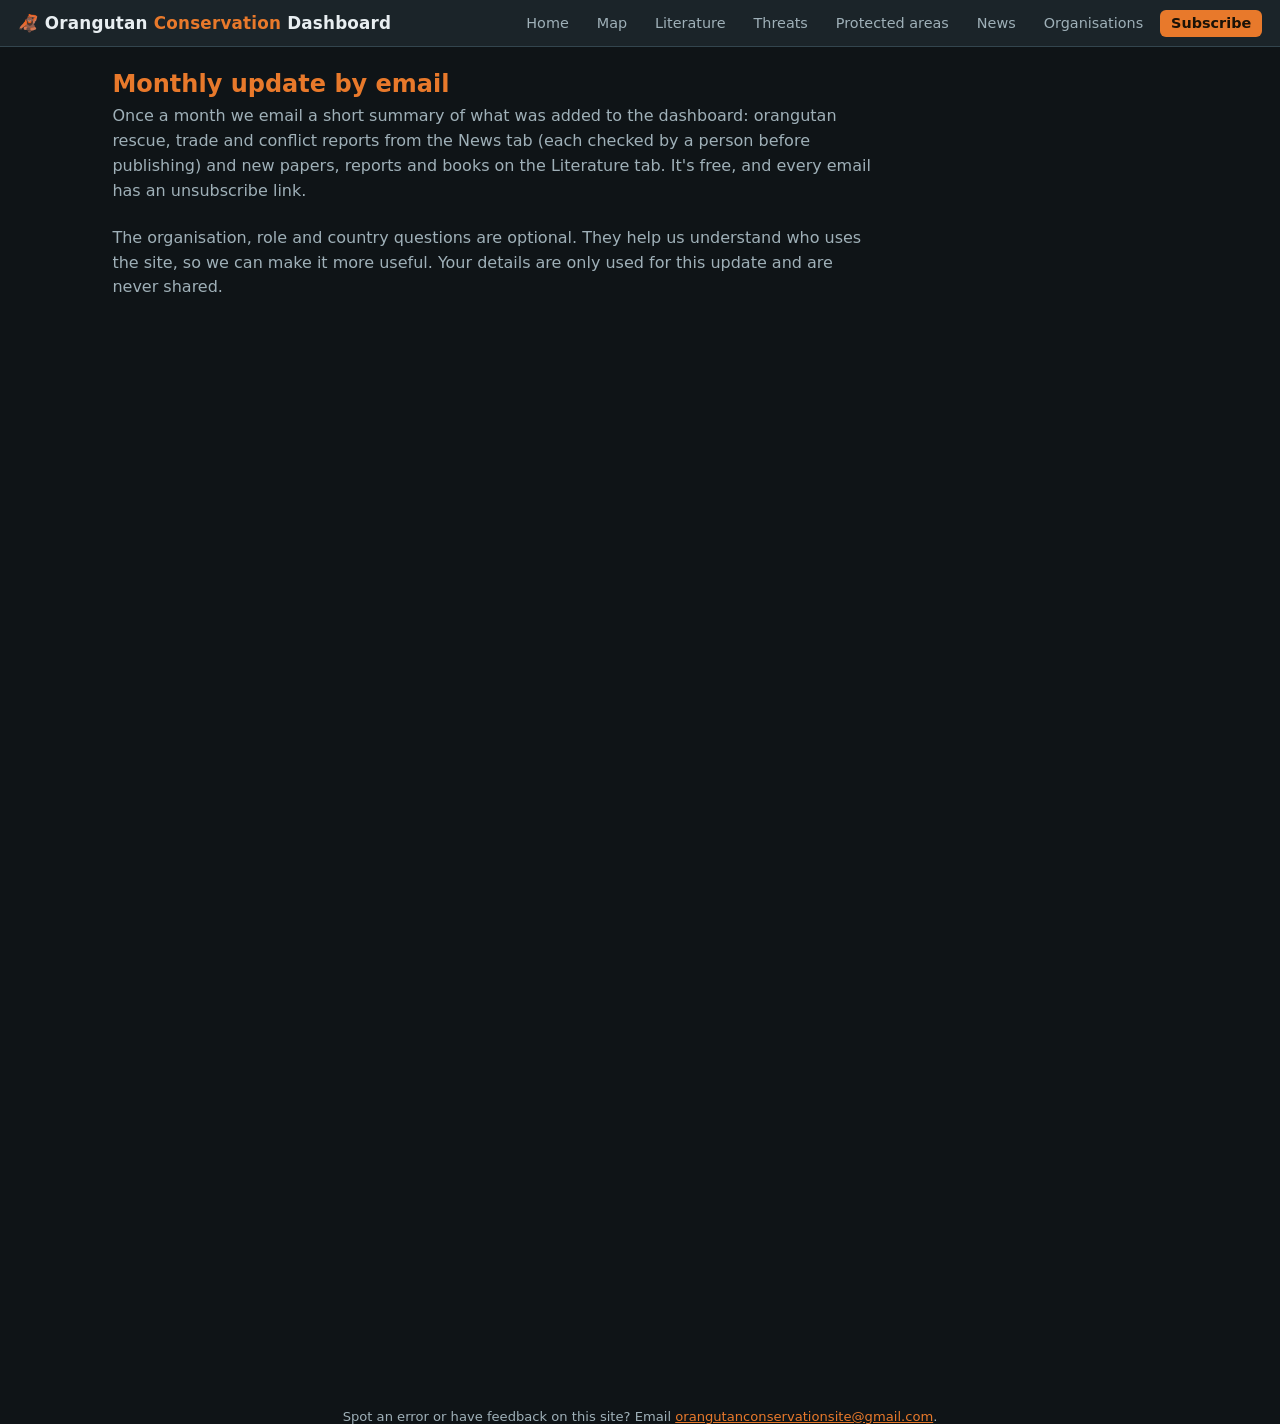
<file: site/tabs/subscribe.html>
<!DOCTYPE html>
<html lang="en">
<head>
  <meta charset="utf-8" />
  <meta name="viewport" content="width=device-width, initial-scale=1" />
  <title>Subscribe — Orangutan Conservation Dashboard</title>
  <link rel="stylesheet" href="../css/style.css" />
</head>
<body>
  <header class="site-header">
    <h1>🦧 Orangutan <span>Conservation</span> Dashboard</h1>
    <nav class="tabs">
      <a href="../index.html">Home</a>
      <a href="map.html">Map</a>
      <a href="literature.html">Literature</a>
      <a href="threats.html">Threats</a>
      <a href="protected-areas.html">Protected areas</a>
      <a href="social.html">News</a>
      <a href="ngos.html">Organisations</a>
      <a href="subscribe.html" class="active">Subscribe</a>
    </nav>
  </header>

  <main class="lit-page">
    <div class="lit-intro">
      <h2>Monthly update by email</h2>
      <p class="muted">
        Once a month we email a short summary of what was added to the dashboard:
        orangutan rescue, trade and conflict reports from the News tab (each checked
        by a person before publishing) and new papers, reports and books on the
        Literature tab. It's free, and every email has an unsubscribe link.
      </p>
      <p class="muted">
        The organisation, role and country questions are optional. They help us
        understand who uses the site, so we can make it more useful. Your details
        are only used for this update and are never shared.
      </p>
    </div>

    <!-- Brevo sign-up form (double opt-in; list "Monthly digest") -->
    <iframe class="subscribe-form" title="Sign up for the monthly update"
      src="https://62d77fda.sibforms.com/v2/serve/[base64]"
      frameborder="0" scrolling="auto" allowfullscreen></iframe>
  </main>

  <footer class="site-footer">
    <p>
      Spot an error or have feedback on this site? Email
      <a href="mailto:orangutanconservationsite@gmail.com">orangutanconservationsite@gmail.com</a>.
    </p>
  </footer>

  <!-- Cloudflare Web Analytics -->
  <script src="../js/assistant.js"></script>
  <script type='module' src='https://static.cloudflareinsights.com/beacon.min.js' data-cf-beacon='{"token": "29d3b2f9d204446cb0d788787eff61d9"}'></script>
  <!-- End Cloudflare Web Analytics -->
</body>
</html>
</file>
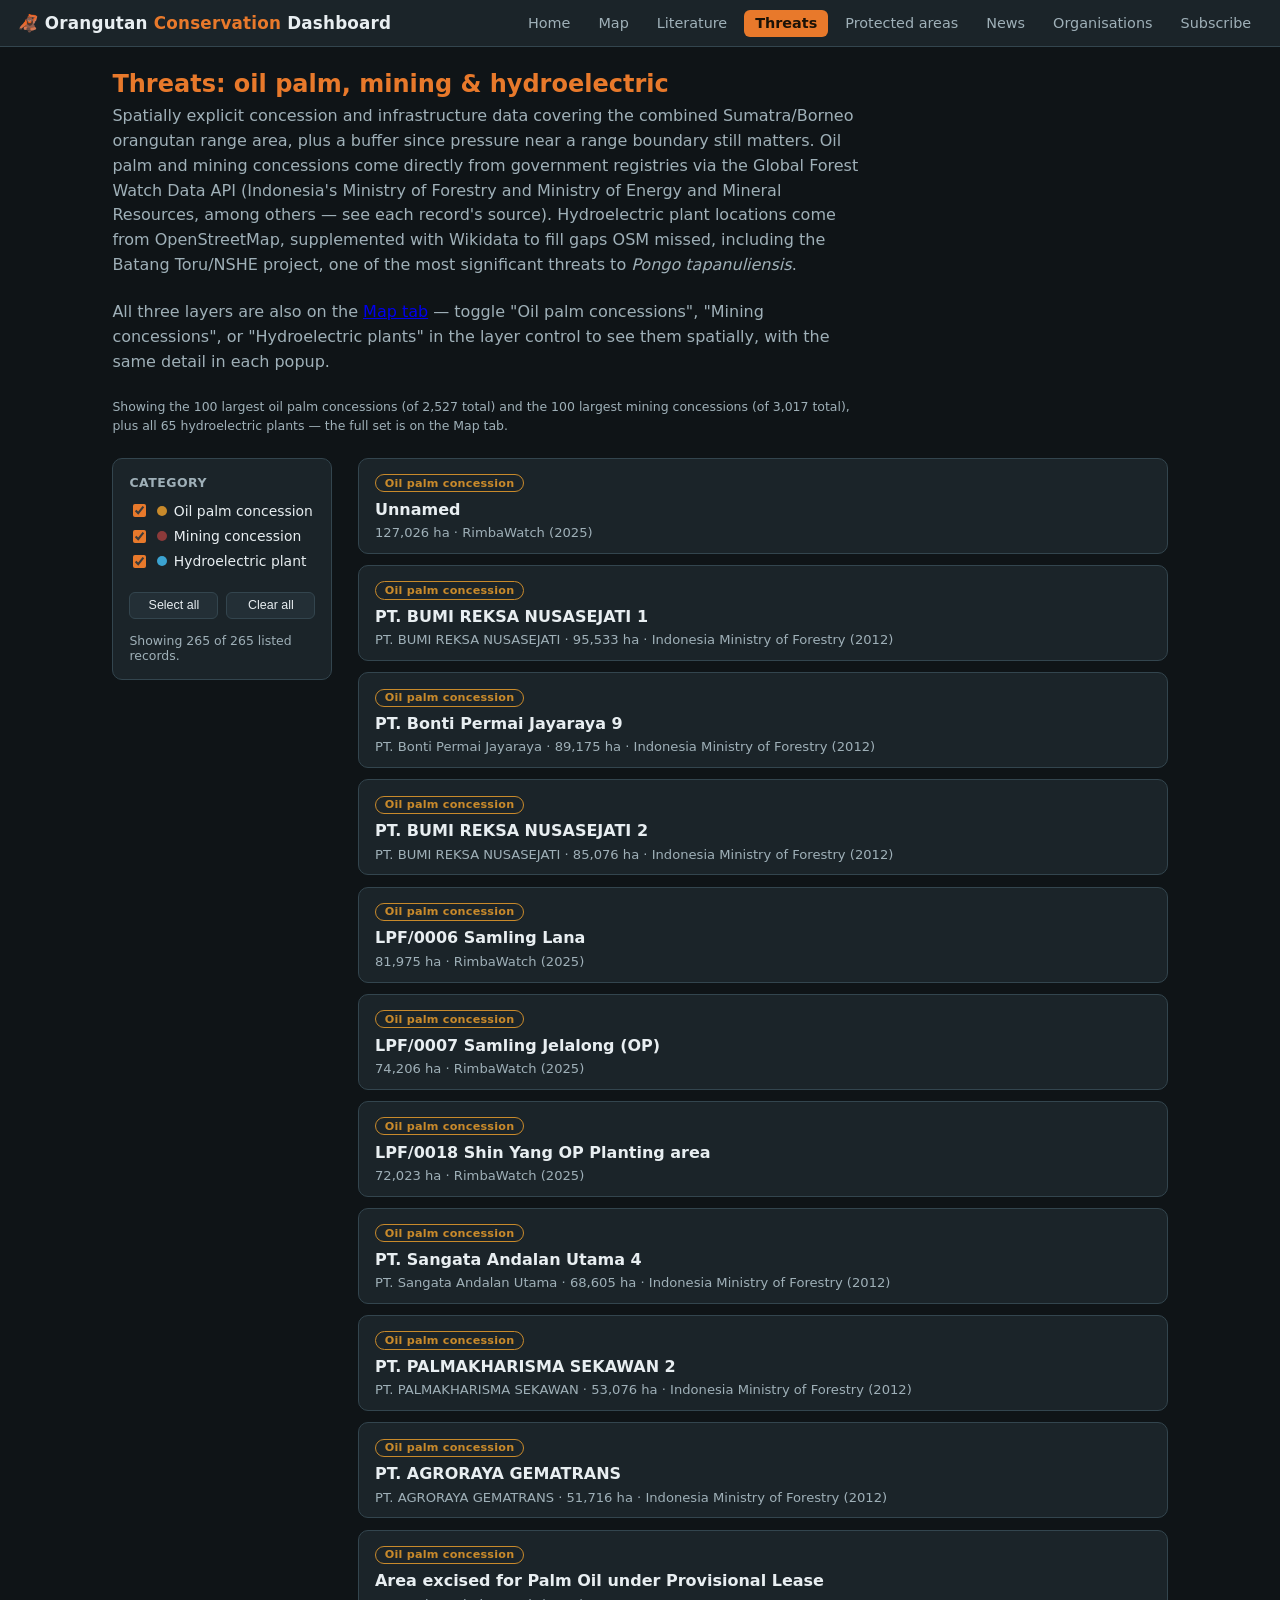
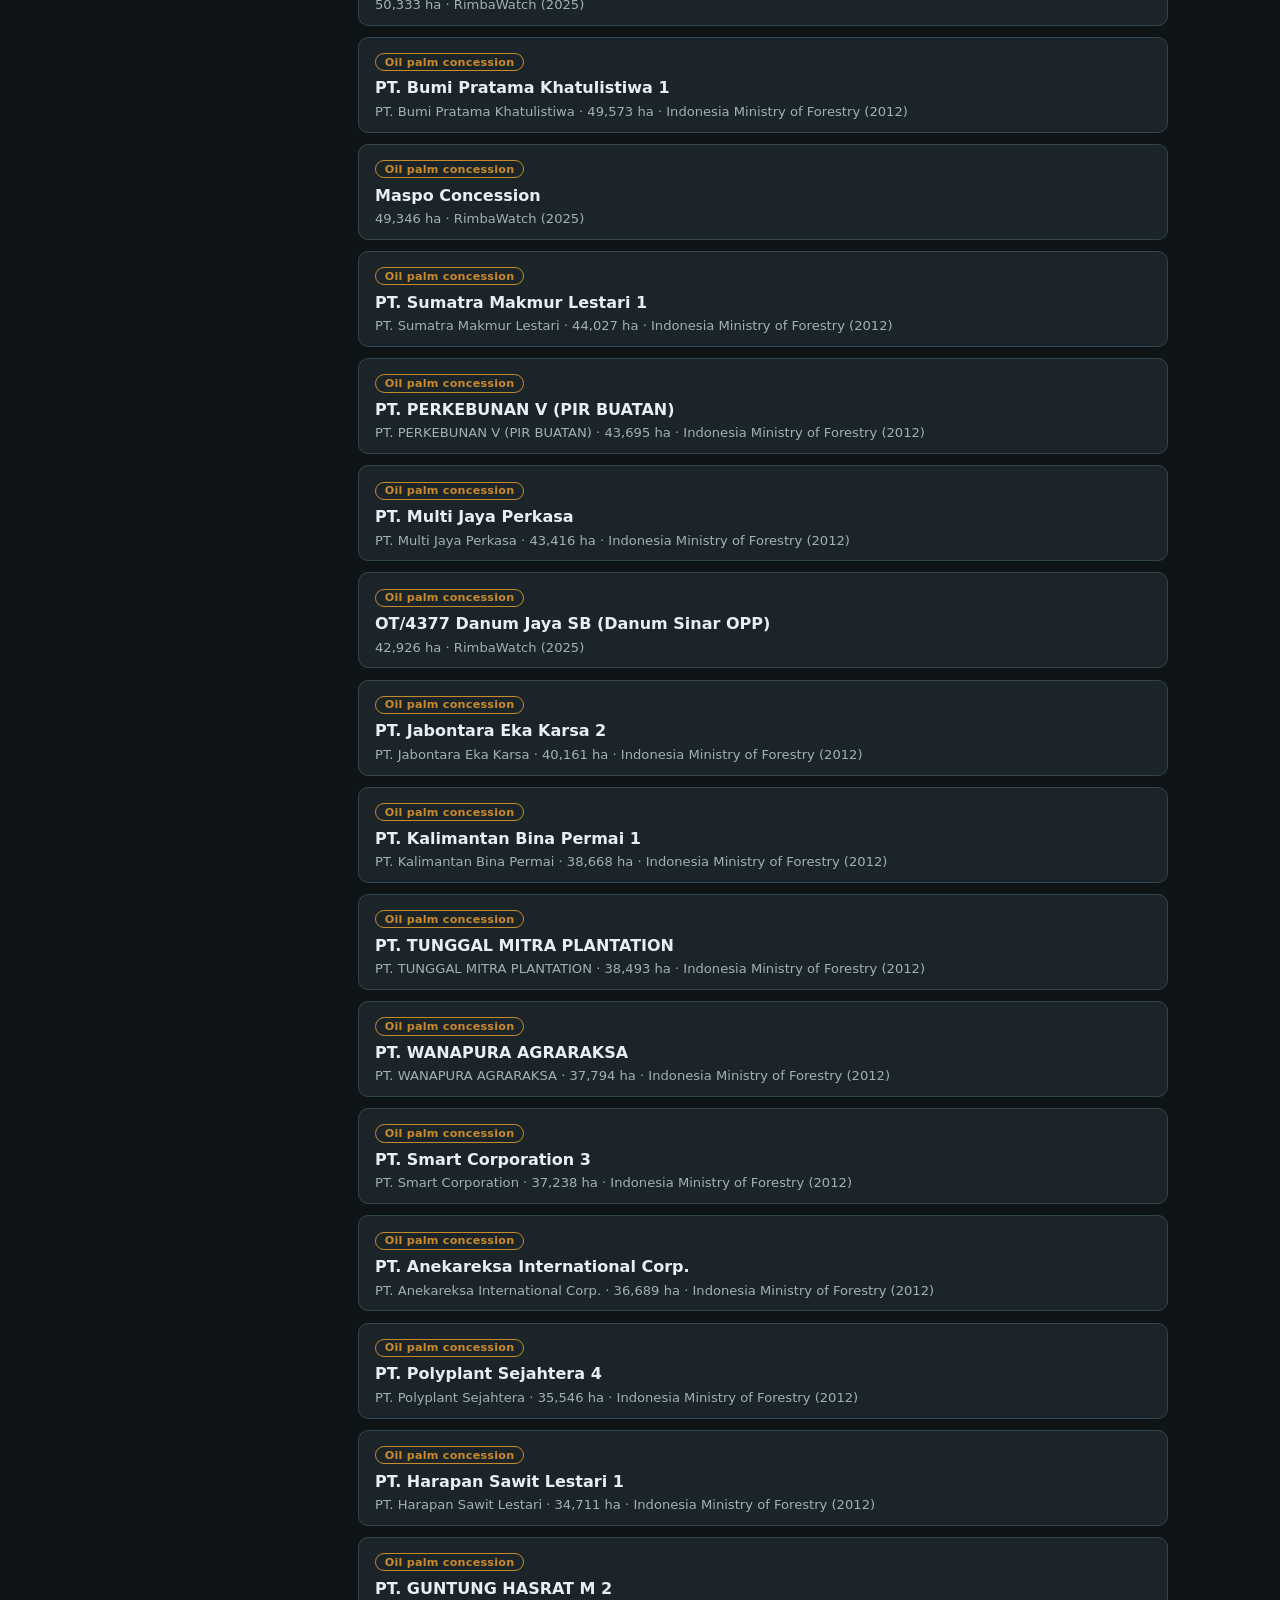
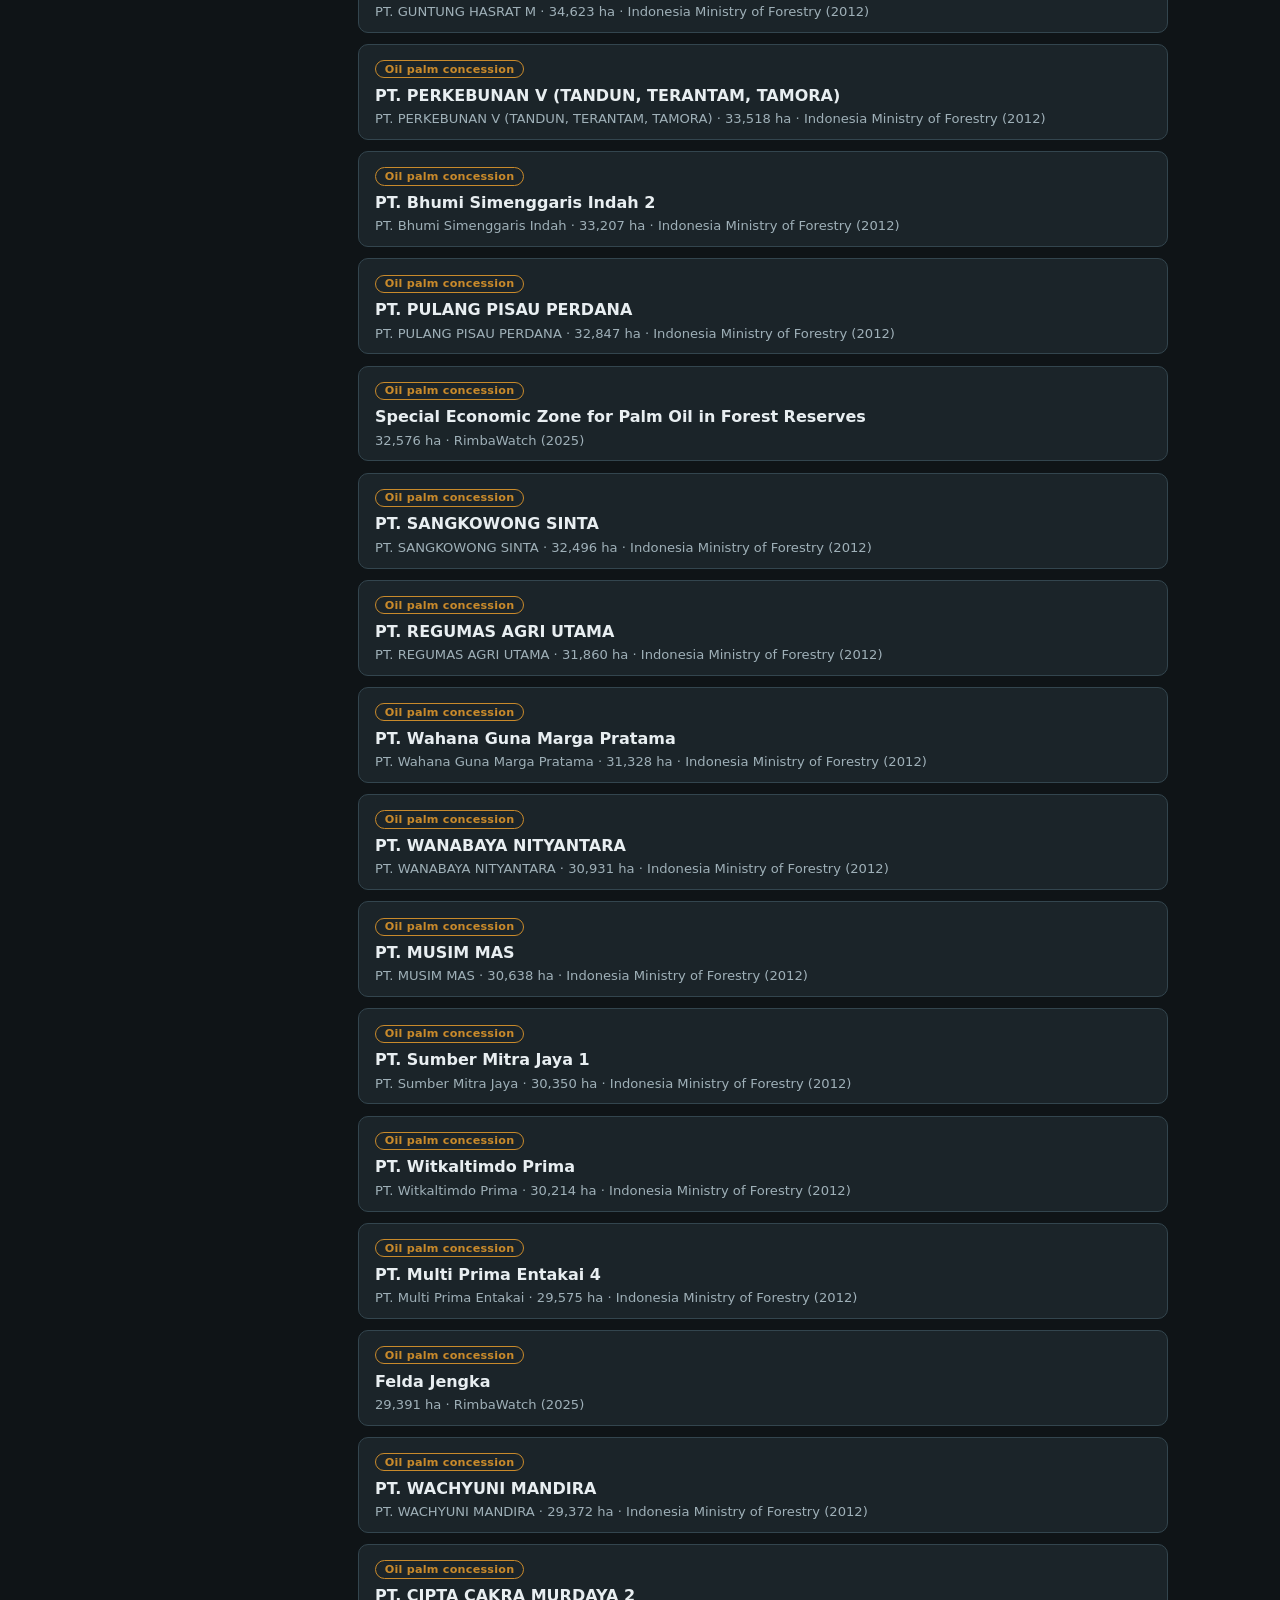
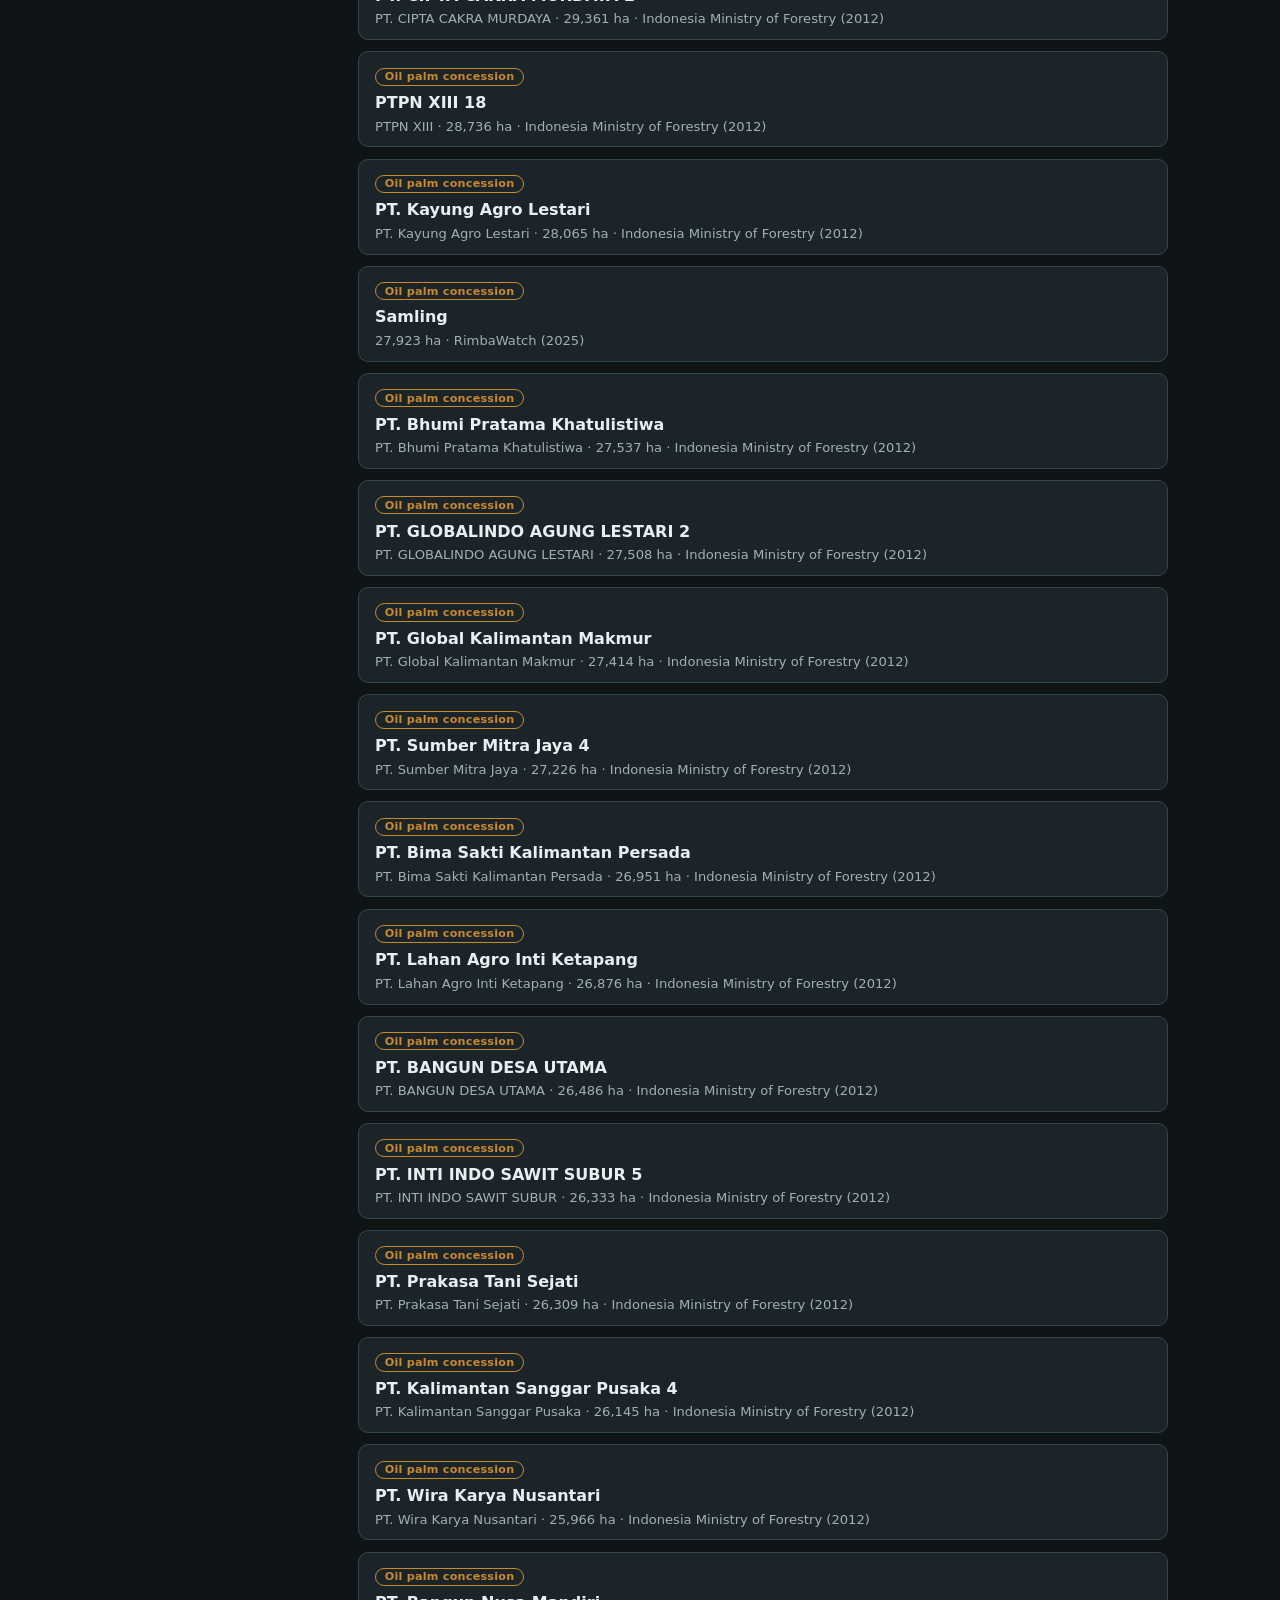
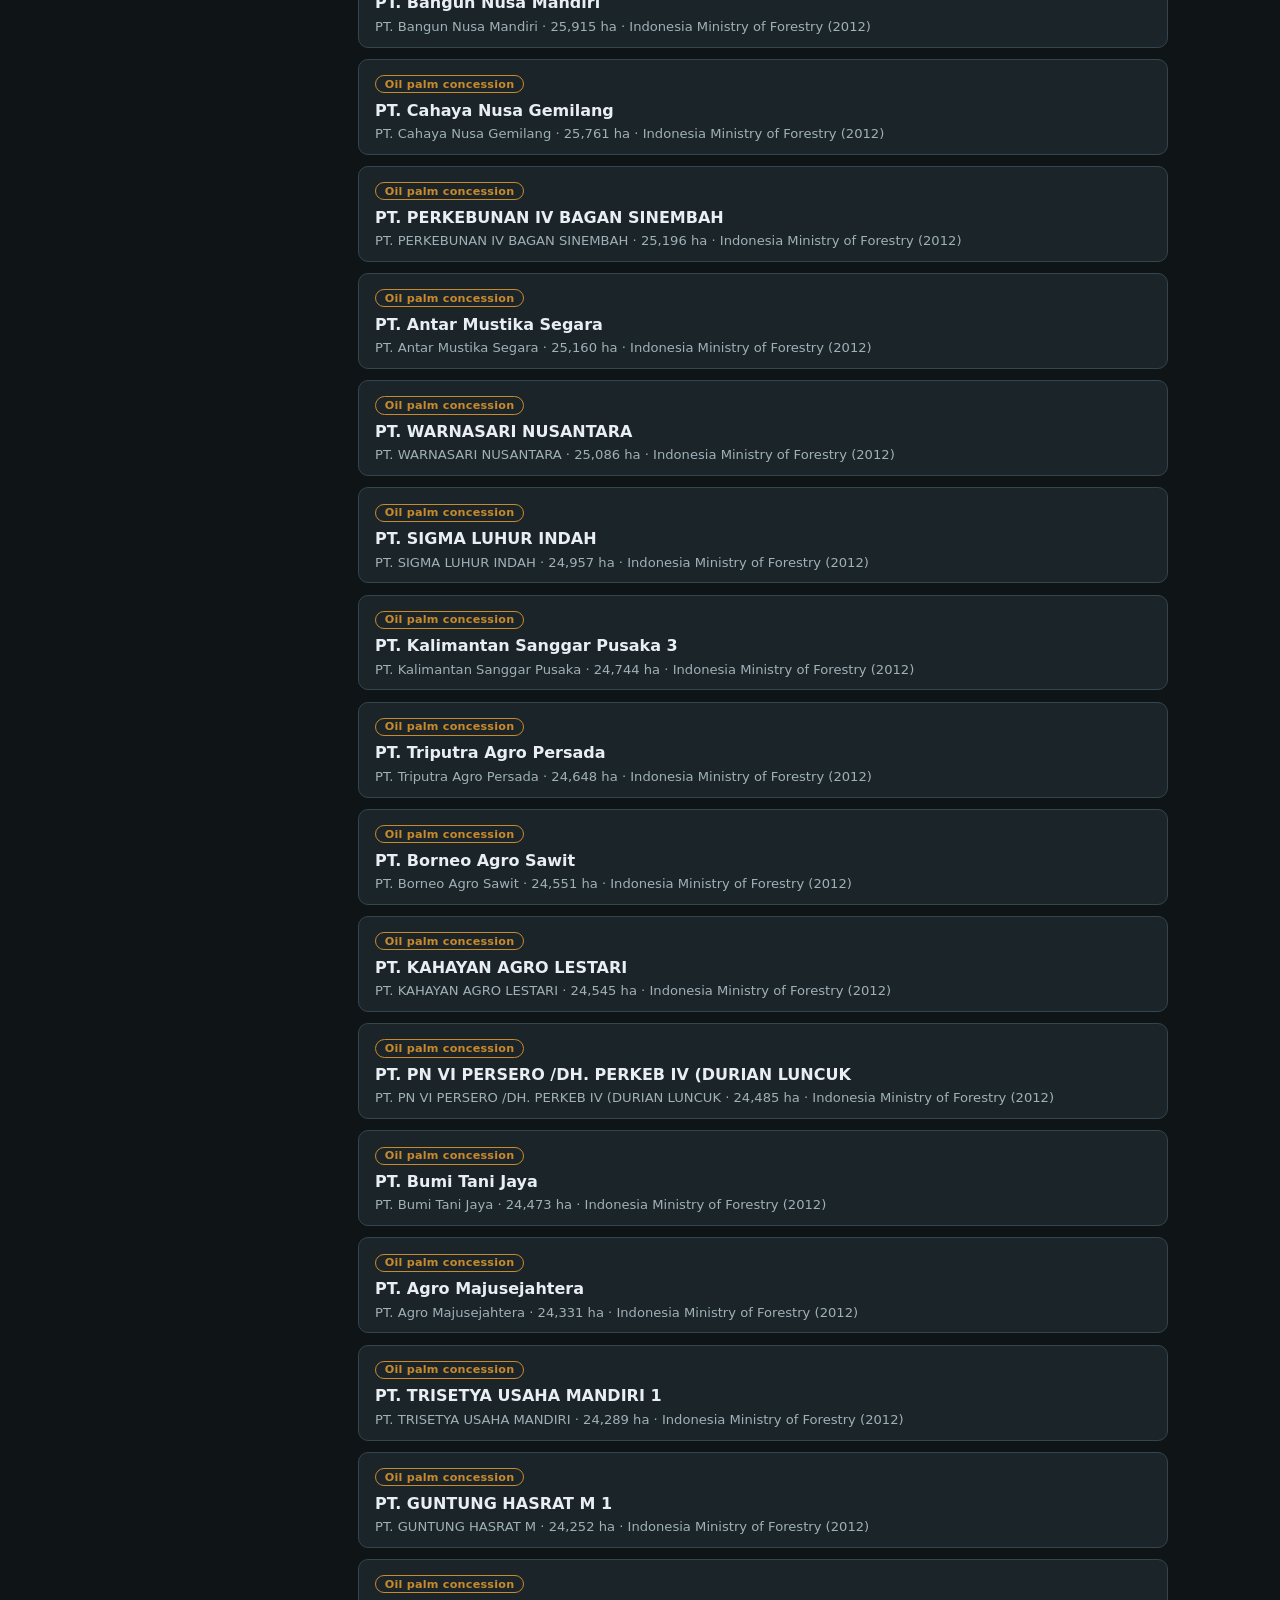
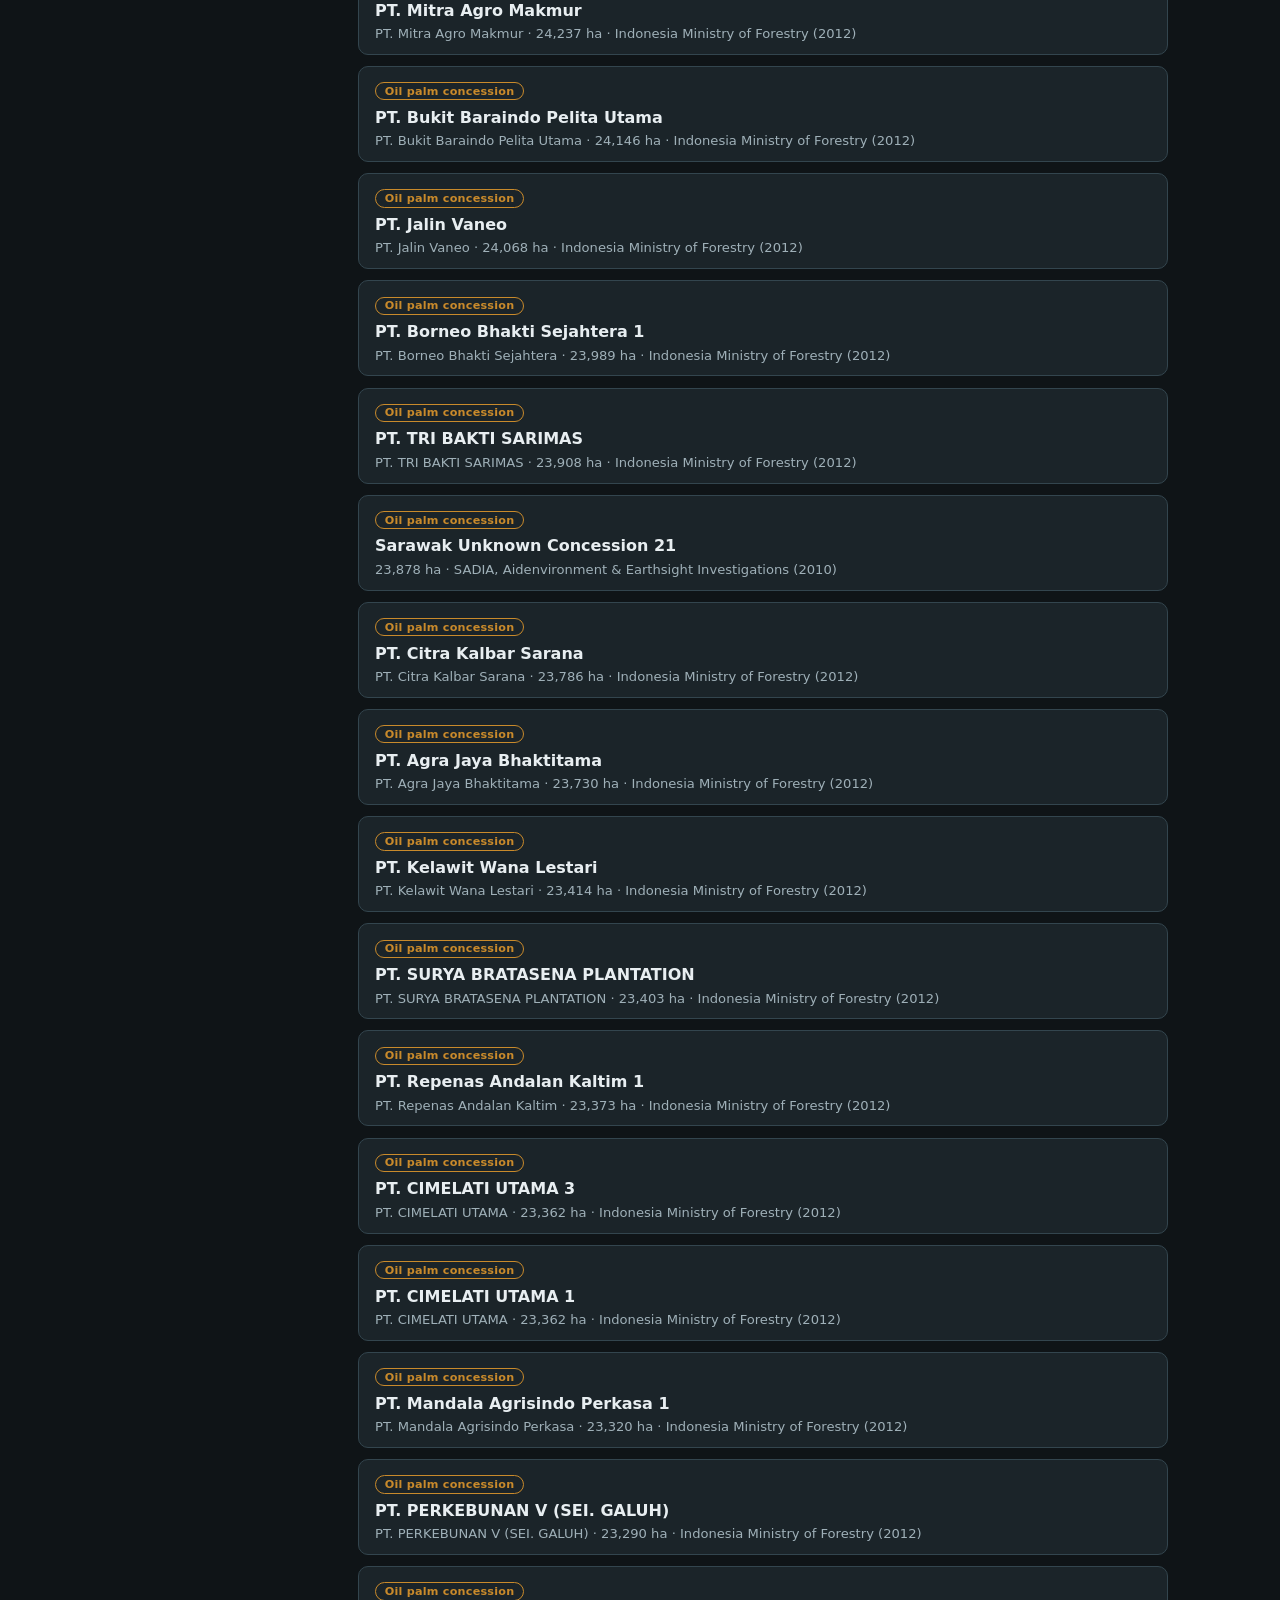
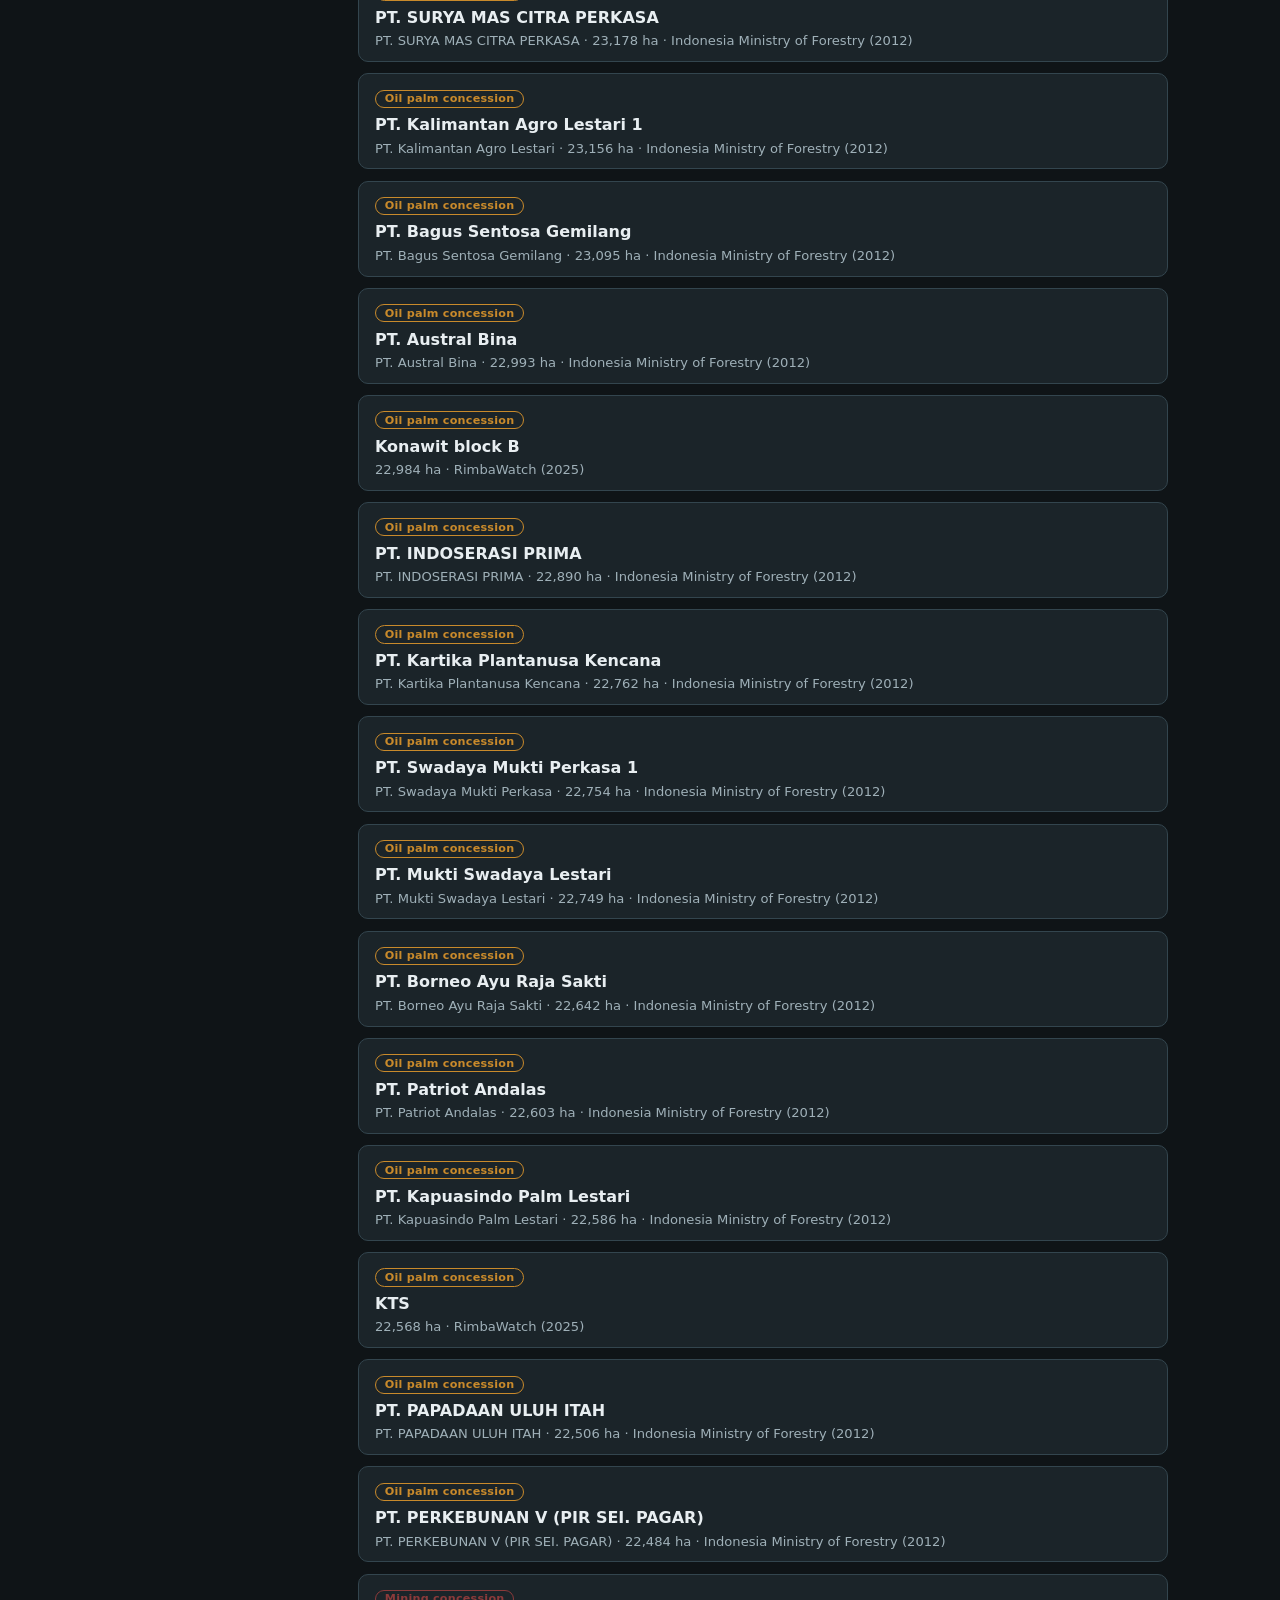
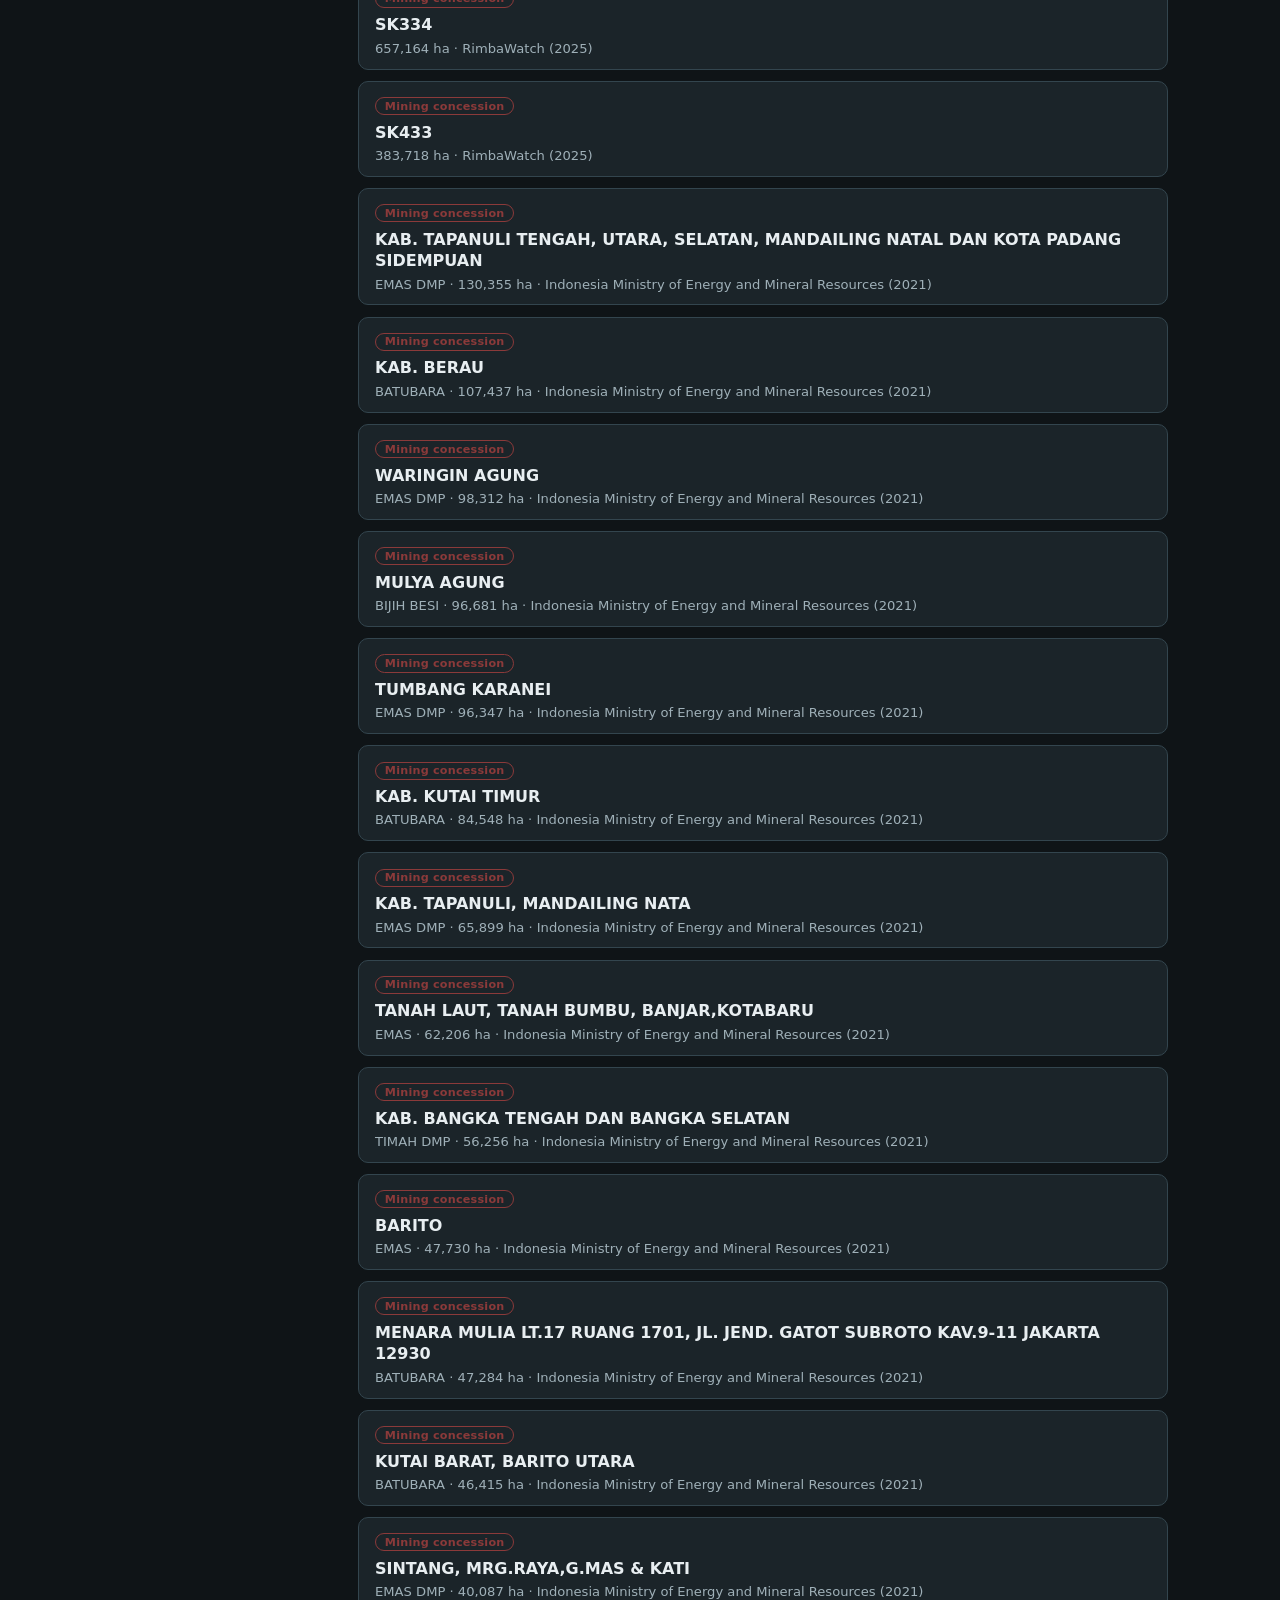
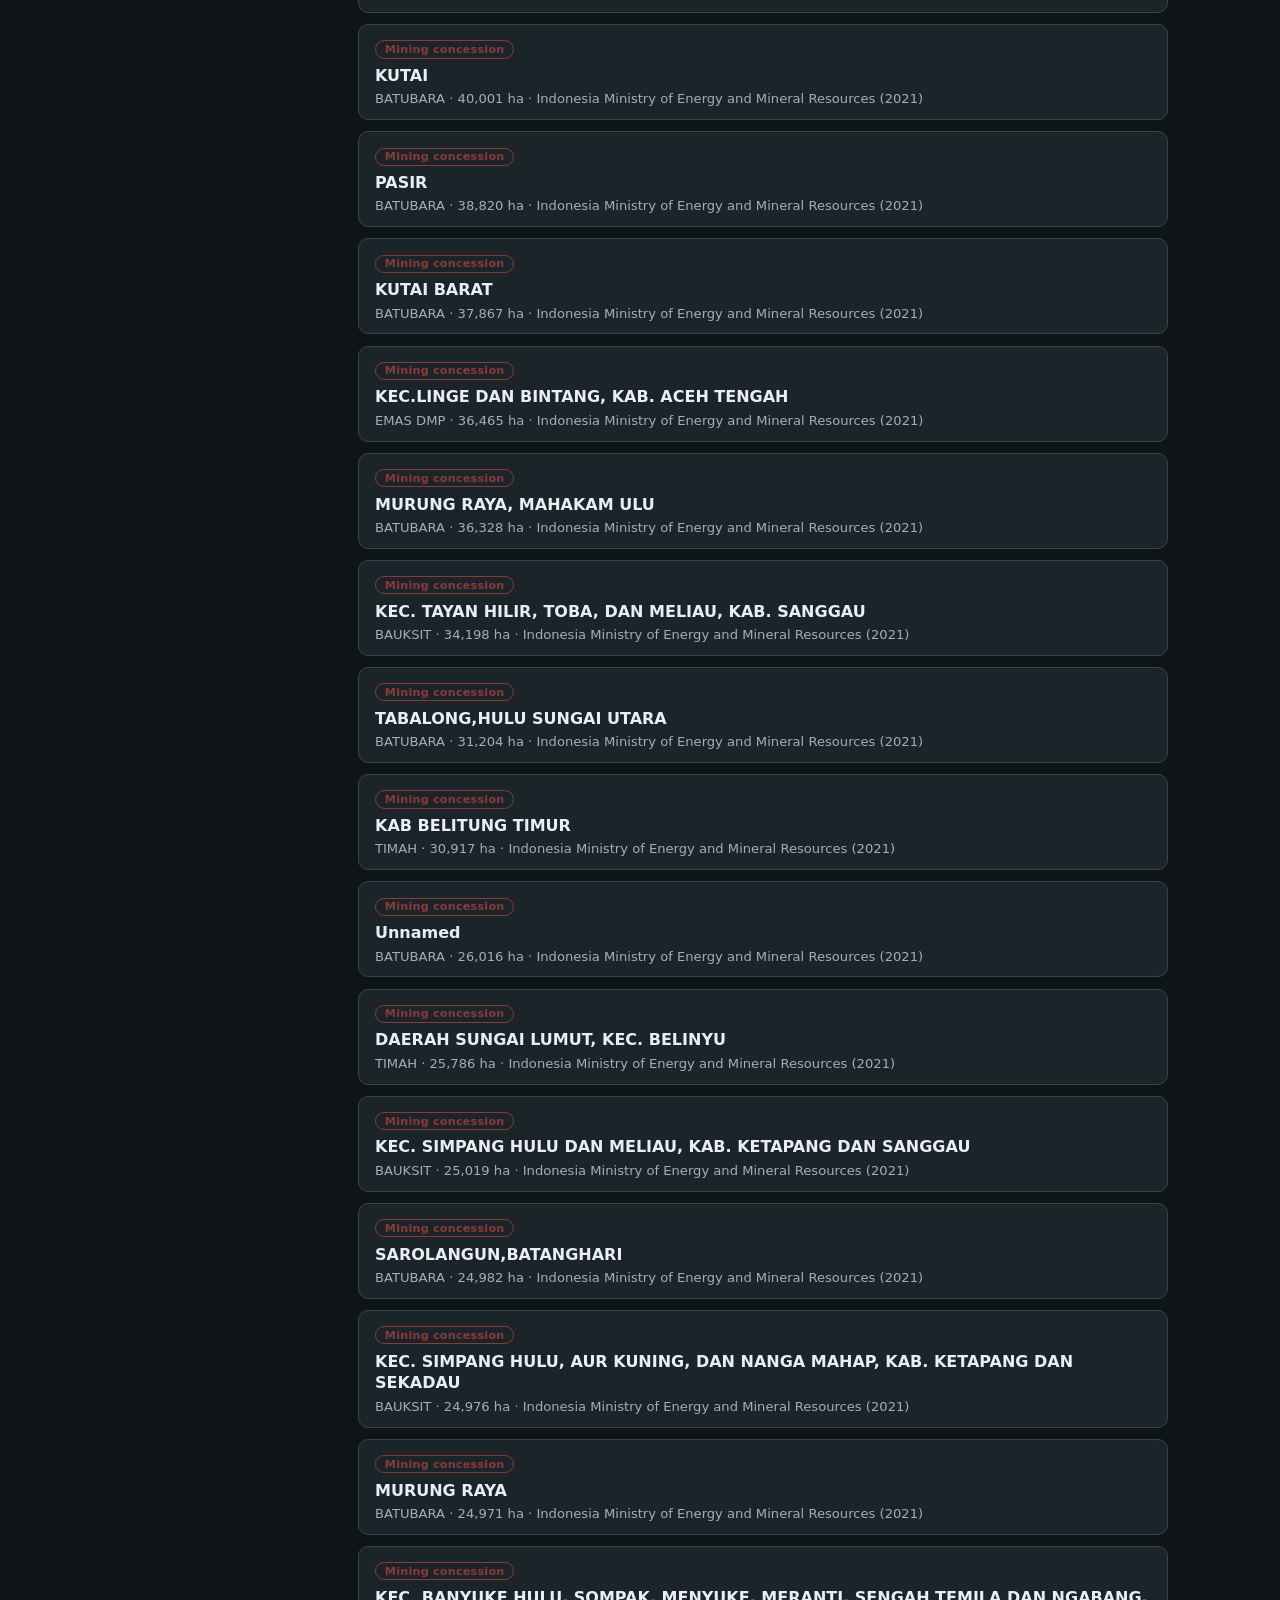
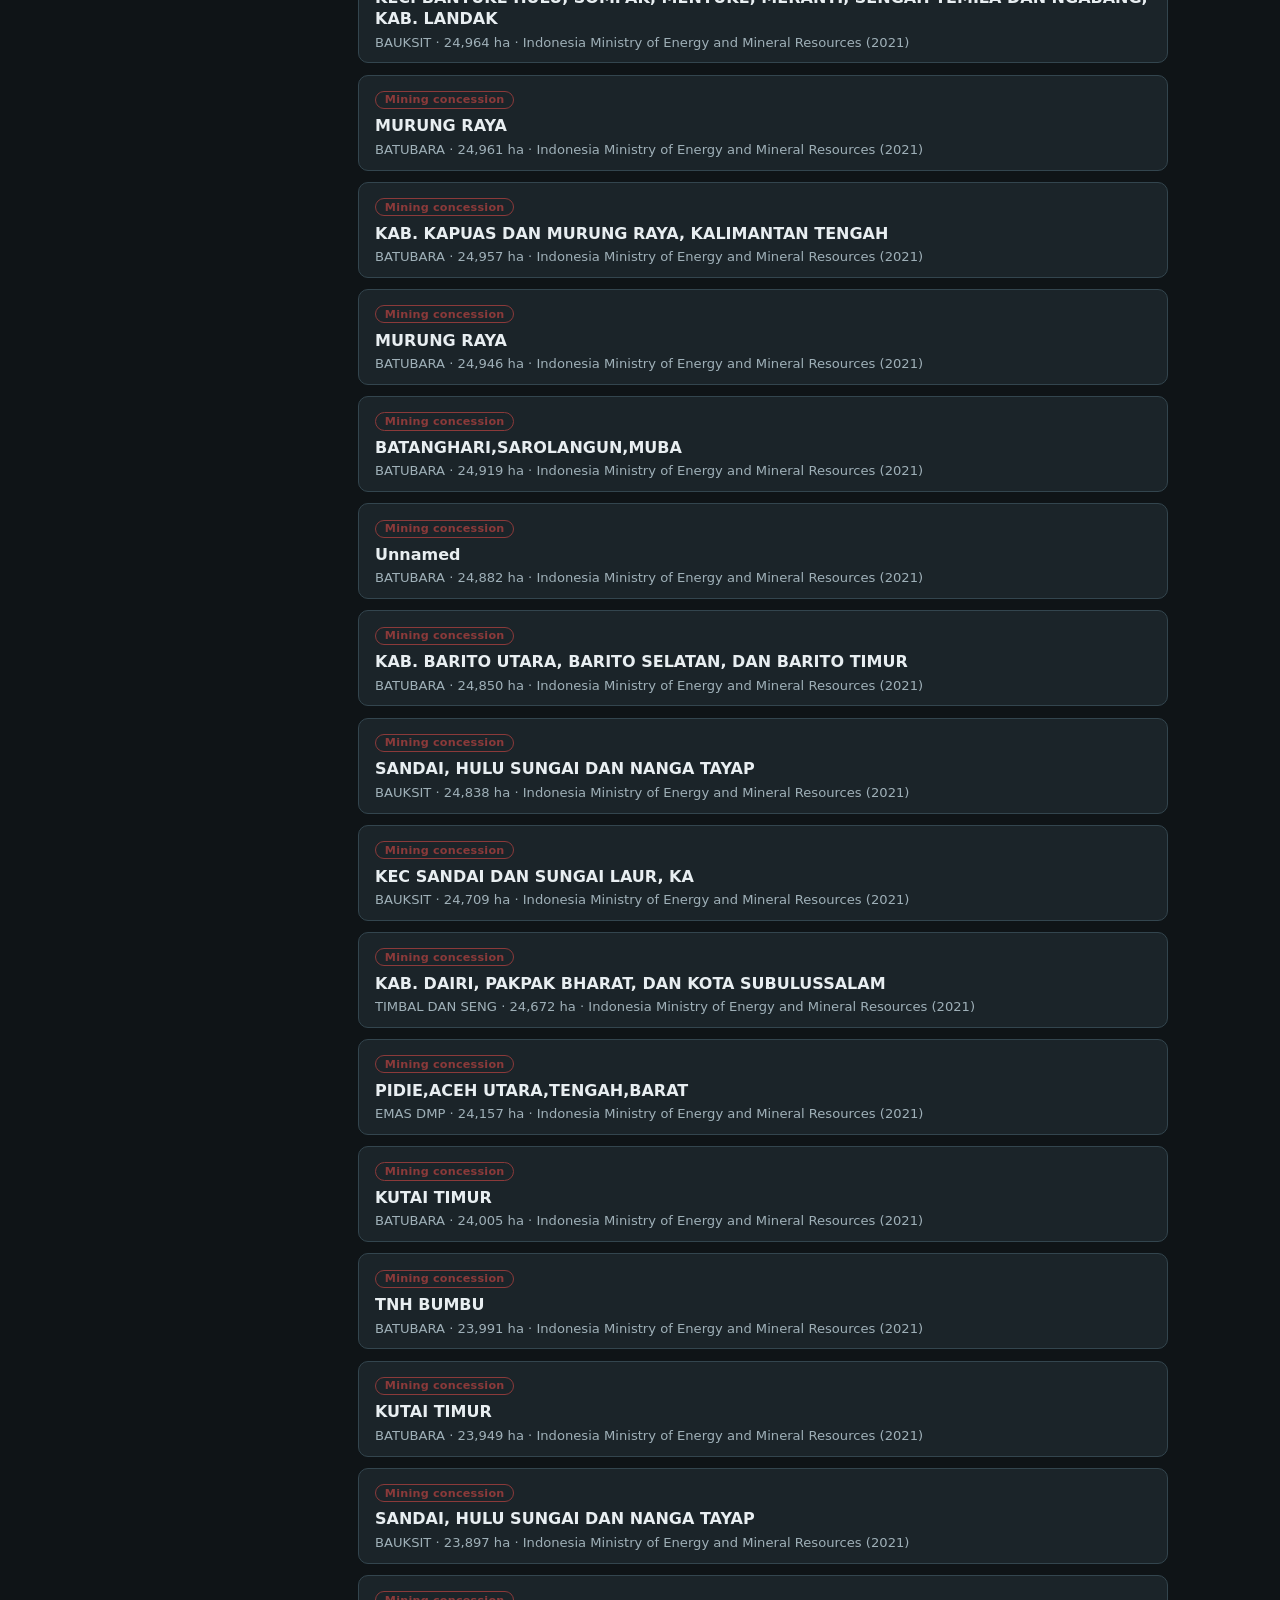
<file: site/tabs/threats.html>
<!DOCTYPE html>
<html lang="en">
<head>
  <meta charset="utf-8" />
  <meta name="viewport" content="width=device-width, initial-scale=1" />
  <title>Threats — Orangutan Conservation Dashboard</title>
  <link rel="stylesheet" href="../css/style.css" />
</head>
<body>
  <header class="site-header">
    <h1>🦧 Orangutan <span>Conservation</span> Dashboard</h1>
    <nav class="tabs">
      <a href="../index.html">Home</a>
      <a href="map.html">Map</a>
      <a href="literature.html">Literature</a>
      <a href="threats.html" class="active">Threats</a>
      <a href="protected-areas.html">Protected areas</a>
      <a href="social.html">News</a>
      <a href="ngos.html">Organisations</a>
      <a href="subscribe.html">Subscribe</a>
    </nav>
  </header>

  <main class="lit-page">
    <div class="lit-intro">
      <h2>Threats: oil palm, mining &amp; hydroelectric</h2>
      <p class="muted">
        Spatially explicit concession and infrastructure data covering the combined
        Sumatra/Borneo orangutan range area, plus a buffer since pressure near a
        range boundary still matters. Oil palm and mining concessions come directly
        from government registries via the Global Forest Watch Data API (Indonesia's
        Ministry of Forestry and Ministry of Energy and Mineral Resources, among
        others — see each record's source). Hydroelectric plant locations come from
        OpenStreetMap, supplemented with Wikidata to fill gaps OSM missed, including
        the Batang Toru/NSHE project, one of the most significant threats to
        <em>Pongo tapanuliensis</em>.
      </p>
      <p class="muted">
        All three layers are also on the <a href="map.html">Map tab</a> — toggle
        "Oil palm concessions", "Mining concessions", or "Hydroelectric plants" in
        the layer control to see them spatially, with the same detail in each
        popup.
      </p>
    </div>

    <div id="loading" class="loading">Loading…</div>

    <div class="lit-layout" id="lit-layout" style="display:none">
      <aside class="lit-filters">
        <div class="filter-group">
          <h3>Category</h3>
          <div id="category-filters"></div>
        </div>
        <div class="filter-actions">
          <button id="select-all">Select all</button>
          <button id="select-none">Clear all</button>
        </div>
        <p class="lit-count" id="lit-count"></p>
      </aside>

      <section class="lit-list" id="lit-list"></section>
    </div>
  </main>

  <footer class="site-footer">
    <p>
      Spot an error or have feedback on this site? Email
      <a href="mailto:orangutanconservationsite@gmail.com">orangutanconservationsite@gmail.com</a>.
    </p>
  </footer>

  <script src="../js/threats.js"></script>

  <!-- Cloudflare Web Analytics -->
  <script src="../js/assistant.js"></script>
  <script type='module' src='https://static.cloudflareinsights.com/beacon.min.js' data-cf-beacon='{"token": "29d3b2f9d204446cb0d788787eff61d9"}'></script>
  <!-- End Cloudflare Web Analytics -->
</body>
</html>
</file>
<file: site/css/style.css>
/* Orangutan Conservation Dashboard — shared styles */
:root {
  --bg: #0f1417;
  --panel: #1b2429;
  --panel-2: #232f36;
  --text: #e8eef1;
  --muted: #9fb0b8;
  --accent: #e8792b;      /* orangutan orange */
  --border: #33454e;
  --nominal: #f2d13c;
  --high: #f2913c;
  --highest: #e2402c;
}

* { box-sizing: border-box; }

html, body {
  margin: 0;
  height: 100%;
  font-family: system-ui, -apple-system, "Segoe UI", Roboto, sans-serif;
  background: var(--bg);
  color: var(--text);
}

header.site-header {
  display: flex;
  align-items: center;
  gap: 1.5rem;
  padding: 0.6rem 1.1rem;
  background: var(--panel);
  border-bottom: 1px solid var(--border);
}

.site-header h1 {
  font-size: 1.05rem;
  margin: 0;
  font-weight: 600;
  letter-spacing: 0.2px;
}
.site-header h1 span { color: var(--accent); }

nav.tabs { display: flex; gap: 0.35rem; margin-left: auto; }
nav.tabs a {
  color: var(--muted);
  text-decoration: none;
  padding: 0.35rem 0.7rem;
  border-radius: 6px;
  font-size: 0.9rem;
}
nav.tabs a:hover { background: var(--panel-2); color: var(--text); }
nav.tabs a.active { background: var(--accent); color: #1a1207; font-weight: 600; }
nav.tabs a.disabled { opacity: 0.4; pointer-events: none; }

/* Landing page */
main.landing { padding: 2rem 1.4rem; max-width: 820px; }
main.landing h2 { color: var(--accent); }
main.landing p { color: var(--muted); line-height: 1.55; }
main.landing p a { color: var(--accent); text-decoration: none; }
main.landing p a:hover { text-decoration: underline; }
main.landing .cta {
  display: inline-block; margin-top: 1rem; padding: 0.6rem 1.1rem;
  background: var(--accent); color: #1a1207; border-radius: 8px;
  text-decoration: none; font-weight: 600;
}

.ngo-visit {
  display: inline-block; margin-top: 0.4rem; padding: 0.3rem 0.7rem;
  background: var(--accent); color: #1a1207; border-radius: 6px;
  text-decoration: none; font-weight: 600; font-size: 0.82rem;
}
.ngo-visit:hover { opacity: 0.85; }

/* Map page */
#map { position: absolute; top: 49px; bottom: 0; left: 0; right: 0; }

.info-box, .legend {
  background: rgba(27, 36, 41, 0.92);
  color: var(--text);
  border: 1px solid var(--border);
  border-radius: 8px;
  padding: 0.6rem 0.75rem;
  font-size: 0.82rem;
  line-height: 1.4;
  box-shadow: 0 1px 6px rgba(0,0,0,0.4);
}
.legend {
  max-height: calc(100vh - 100px);
  overflow-y: auto;
}
.info-box h3 { margin: 0 0 0.35rem; font-size: 0.9rem; color: var(--accent); }
.info-box .muted { color: var(--muted); }
.info-box .warning { color: #ffb4a8; border: 1px solid #7a3b34; border-radius: 6px; padding: 0.4rem 0.55rem; margin-top: 0.4rem; }
.info-box b { color: #fff; }

.species-switcher { margin-top: 0.5rem; }
.species-switcher select {
  width: 100%; background: var(--panel-2); color: var(--text);
  border: 1px solid var(--border); border-radius: 6px;
  padding: 0.35rem 0.4rem; font: inherit; font-size: 0.82rem;
}

.legend-heading {
  font-size: 0.72rem; text-transform: uppercase; letter-spacing: 0.03em;
  color: var(--muted); margin-bottom: 0.2rem;
}
.legend .row { display: flex; align-items: center; gap: 0.45rem; margin: 0.15rem 0; }
.legend .row.muted { color: var(--muted); font-size: 0.78rem; }
.legend .dot { width: 11px; height: 11px; border-radius: 50%; display: inline-block; }
.legend .dot.nominal { background: var(--nominal); }
.legend .dot.high { background: var(--high); }
.legend .dot.highest { background: var(--highest); }
.legend .dot.fire { background: #ff0000; }
.legend .dot.hydro { background: #3ba3d1; }
.legend .swatch { width: 16px; height: 0; border-top: 3px solid var(--accent); display: inline-block; }
.legend .swatch.possible { border-top-style: dashed; }
.legend .swatch.reintroduced { border-top: 3px dashed #ffcc00; }
.legend .swatch.introduced { border-top: 3px dotted #ff4444; }
.legend .swatch.oil-palm { border-top: 8px solid #c98a2b; }
.legend .swatch.mining { border-top: 8px solid #8b3a3a; }

.loading {
  position: absolute; top: 50%; left: 50%; transform: translate(-50%, -50%);
  z-index: 1000; background: var(--panel); padding: 0.8rem 1.2rem;
  border-radius: 8px; border: 1px solid var(--border); color: var(--muted);
}
.loading.error { color: #ffb4a8; border-color: #7a3b34; }

/* Literature page */
.lit-page { padding: 1.4rem; max-width: 1100px; margin: 0 auto; position: relative; }
.lit-page .loading { position: static; transform: none; width: fit-content; margin: 2rem auto; }
.lit-intro h2 { color: var(--accent); margin: 0 0 0.4rem; }
.lit-intro p { color: var(--muted); line-height: 1.55; max-width: 760px; margin: 0 0 1.4rem; }

.lit-layout { display: grid; grid-template-columns: 220px 1fr; gap: 1.6rem; align-items: start; }

.lit-filters {
  position: sticky; top: 1.4rem; background: var(--panel);
  border: 1px solid var(--border); border-radius: 10px; padding: 1rem;
}
.filter-group { margin-bottom: 1.1rem; }
.filter-group h3 {
  font-size: 0.78rem; text-transform: uppercase; letter-spacing: 0.04em;
  color: var(--muted); margin: 0 0 0.5rem;
}
.lit-checkbox {
  display: flex; align-items: center; gap: 0.45rem;
  font-size: 0.87rem; padding: 0.2rem 0; cursor: pointer; user-select: none;
}
.lit-checkbox input { accent-color: var(--accent); }
.lit-swatch {
  width: 10px; height: 10px; border-radius: 50%; flex: none;
  background: var(--type-color);
}
.filter-actions { display: flex; gap: 0.5rem; margin-bottom: 0.9rem; }
.filter-actions button {
  flex: 1; background: var(--panel-2); color: var(--text); border: 1px solid var(--border);
  border-radius: 6px; padding: 0.35rem 0; font-size: 0.78rem; cursor: pointer;
}
.filter-actions button:hover { border-color: var(--accent); }
.lit-count { color: var(--muted); font-size: 0.78rem; margin: 0; }

.lit-list { display: flex; flex-direction: column; gap: 0.7rem; }
.lit-card {
  background: var(--panel); border: 1px solid var(--border); border-radius: 10px;
  padding: 0.8rem 1rem;
}
.lit-type {
  display: inline-block; font-size: 0.7rem; font-weight: 600; letter-spacing: 0.02em;
  color: var(--type-color); border: 1px solid var(--type-color); border-radius: 999px;
  padding: 0.1rem 0.55rem; margin-bottom: 0.4rem;
}
.lit-card h3 { margin: 0 0 0.3rem; font-size: 1rem; line-height: 1.35; }
.lit-card h3 a { color: var(--text); text-decoration: none; }
.lit-card h3 a:hover { color: var(--accent); text-decoration: underline; }
.lit-meta { color: var(--muted); font-size: 0.82rem; }
.lit-oa {
  display: inline-block; margin-left: 0.4rem; color: #6fbf73; border: 1px solid #6fbf73;
  border-radius: 999px; padding: 0.02rem 0.5rem; font-size: 0.72rem;
}
.lit-lib {
  display: inline-block; margin-left: 0.4rem; color: #d1b54f; border: 1px solid #d1b54f;
  border-radius: 999px; padding: 0.02rem 0.5rem; font-size: 0.72rem; cursor: help;
}

@media (max-width: 720px) {
  .lit-layout { grid-template-columns: 1fr; }
  .lit-filters { position: static; }
}

/* Review queue (local-only tool) */
.review-fields { display: flex; flex-direction: column; gap: 0.5rem; margin: 0.6rem 0; }
.review-fields label {
  display: flex; flex-direction: column; gap: 0.2rem; font-size: 0.76rem; color: var(--muted);
}
.review-fields select, .review-fields textarea, .review-fields input {
  background: var(--panel-2); color: var(--text); border: 1px solid var(--border);
  border-radius: 6px; padding: 0.4rem 0.5rem; font: inherit; font-size: 0.86rem; resize: vertical;
}
.review-row { display: grid; grid-template-columns: repeat(3, 1fr); gap: 0.5rem; }
.review-actions { display: flex; align-items: center; gap: 0.6rem; margin-top: 0.4rem; }
.review-actions button {
  border: 1px solid var(--border); border-radius: 6px; padding: 0.4rem 0.9rem;
  font-size: 0.84rem; font-weight: 600; cursor: pointer;
}
.review-actions .btn-approve { background: #2e6b3a; color: #eaffef; border-color: #2e6b3a; }
.review-actions .btn-approve:hover { background: #357a41; }
.review-actions .btn-reject { background: var(--panel-2); color: var(--text); }
.review-actions .btn-reject:hover { border-color: #a8483f; color: #ffb4a8; }
.review-actions button:disabled { opacity: 0.5; cursor: default; }
.review-status { color: var(--muted); font-size: 0.78rem; }

@media (max-width: 560px) {
  .review-row { grid-template-columns: 1fr; }
}

/* Feedback: sitewide footer + the map page's floating equivalent */
.site-footer {
  max-width: 1100px; margin: 2rem auto 1.4rem; padding: 0 1.4rem;
  color: var(--muted); font-size: 0.82rem; text-align: center;
}
.site-footer a { color: var(--accent); }

.map-feedback {
  position: absolute; bottom: 10px; right: 10px; z-index: 1000;
  background: rgba(27, 36, 41, 0.92); color: var(--text); border: 1px solid var(--border);
  border-radius: 8px; padding: 0.4rem 0.7rem; font-size: 0.82rem; text-decoration: none;
}
.map-feedback:hover { border-color: var(--accent); color: var(--accent); }

/* Literature Assistant widget (site/js/assistant.js) */
.assistant-toggle {
  position: fixed; right: 1rem; bottom: 1.6rem; z-index: 1100;
  background: var(--accent); color: #1a1207; border: 0; border-radius: 999px;
  padding: 0.6rem 1.05rem; font: inherit; font-weight: 600; font-size: 0.9rem;
  cursor: pointer; box-shadow: 0 2px 10px rgba(0,0,0,0.45);
}
.assistant-toggle:hover { opacity: 0.9; }
.assistant-panel {
  position: fixed; right: 1rem; bottom: 1rem; z-index: 1100;
  width: min(400px, calc(100vw - 2rem)); height: min(600px, calc(100vh - 5rem));
  display: flex; flex-direction: column;
  background: var(--panel); border: 1px solid var(--border); border-radius: 10px;
  box-shadow: 0 4px 24px rgba(0,0,0,0.55); font-size: 0.88rem;
}
.assistant-head {
  display: flex; align-items: center; justify-content: space-between;
  padding: 0.6rem 0.85rem; border-bottom: 1px solid var(--border);
}
/* `display:flex` above beats the browser's own [hidden] rule — without this
   the panel can't be closed. */
.assistant-panel[hidden], .assistant-toggle[hidden] { display: none; }
.assistant-head h2 { margin: 0; font-size: 0.95rem; color: var(--accent); }
.assistant-head-btns { display: flex; align-items: center; gap: 0.35rem; }
.assistant-reset {
  background: none; border: 1px solid var(--border); color: var(--muted); border-radius: 6px;
  font: inherit; font-size: 0.72rem; padding: 0.2rem 0.5rem; cursor: pointer;
}
.assistant-reset:hover { color: var(--text); border-color: var(--accent); }
.assistant-close {
  background: none; border: 0; color: var(--muted); font-size: 1.3rem; line-height: 1;
  cursor: pointer; padding: 0 0.2rem;
}
.assistant-close:hover { color: var(--text); }
.assistant-note {
  margin: 0; padding: 0.5rem 0.85rem; color: var(--muted); font-size: 0.75rem;
  line-height: 1.4; border-bottom: 1px solid var(--border);
}
.assistant-log { flex: 1; overflow-y: auto; padding: 0.75rem; display: flex; flex-direction: column; gap: 0.6rem; }
.assistant-msg { max-width: 92%; }
.assistant-msg.user { align-self: flex-end; }
.assistant-bubble {
  padding: 0.5rem 0.7rem; border-radius: 10px; line-height: 1.45;
  overflow-wrap: anywhere;
}
.assistant-msg.user .assistant-bubble, .assistant-msg.loading-msg .assistant-bubble,
.assistant-msg.error .assistant-bubble { white-space: pre-wrap; }
.assistant-bubble p { margin: 0 0 0.5rem; }
.assistant-bubble p:last-child, .assistant-bubble ul:last-child, .assistant-bubble ol:last-child { margin-bottom: 0; }
.assistant-bubble ul, .assistant-bubble ol { margin: 0.2rem 0 0.5rem; padding-left: 1.2rem; }
.assistant-bubble li { margin: 0.15rem 0; }
.assistant-bubble h4 { margin: 0.4rem 0 0.25rem; font-size: 0.88rem; }
.assistant-welcome p { margin: 0 0 0.5rem; color: var(--muted); }
.assistant-example {
  display: block; width: 100%; text-align: left; margin: 0 0 0.4rem;
  background: var(--panel-2); color: var(--text); border: 1px solid var(--border);
  border-radius: 8px; padding: 0.45rem 0.6rem; font: inherit; font-size: 0.82rem; cursor: pointer;
}
.assistant-example:hover { border-color: var(--accent); }
.assistant-msg.user .assistant-bubble { background: var(--accent); color: #1a1207; }
.assistant-msg.bot .assistant-bubble { background: var(--panel-2); border: 1px solid var(--border); }
.assistant-msg.loading-msg .assistant-bubble { color: var(--muted); font-style: italic; }
.assistant-msg.error .assistant-bubble { color: #ffb4a8; border-color: #7a3b34; }
.assistant-cite { color: var(--accent); text-decoration: none; font-size: 0.8em; vertical-align: super; }
.assistant-cite:hover { text-decoration: underline; }
.assistant-sources { margin-top: 0.35rem; padding: 0 0.2rem; }
.assistant-sources-head {
  font-size: 0.7rem; text-transform: uppercase; letter-spacing: 0.03em; color: var(--muted);
  cursor: pointer;
}
.assistant-badge {
  display: inline-block; font-size: 0.65rem; padding: 0 0.35rem; border-radius: 4px;
  border: 1px solid var(--border); color: var(--muted); vertical-align: 1px;
}
.assistant-badge.fulltext { border-color: #4f7a52; color: #9fd3a3; }
.assistant-sources ol { margin: 0.2rem 0 0; padding-left: 1.4rem; }
.assistant-sources li { margin: 0.25rem 0; color: var(--muted); }
.assistant-sources a { color: var(--text); text-decoration: none; }
.assistant-sources a:hover { color: var(--accent); text-decoration: underline; }
.assistant-src-meta { font-size: 0.75rem; color: var(--muted); }
.assistant-form { display: flex; gap: 0.5rem; padding: 0.6rem; border-top: 1px solid var(--border); }
.assistant-form textarea {
  flex: 1; resize: none; background: var(--panel-2); color: var(--text);
  border: 1px solid var(--border); border-radius: 6px; padding: 0.4rem 0.5rem; font: inherit;
}
.assistant-form textarea:focus { outline: 1px solid var(--accent); }
.assistant-form button {
  background: var(--accent); color: #1a1207; border: 0; border-radius: 6px;
  padding: 0 0.9rem; font: inherit; font-weight: 600; cursor: pointer;
}
.assistant-form button:disabled, .assistant-form textarea:disabled { opacity: 0.55; cursor: default; }

/* Subscribe page: Brevo sign-up form in an iframe (white card) */
.subscribe-form { display: block; width: 100%; max-width: 560px; height: 1000px; border: 0; margin: 0 auto 2rem; border-radius: 6px; }
main.landing .subscribe-note { margin-top: 1.6rem; }

/* Protected areas tab: alert-counts table */
.pa-table { width: 100%; border-collapse: collapse; background: var(--panel); border: 1px solid var(--border); border-radius: 10px; overflow: hidden; font-size: 0.88rem; }
.pa-table th, .pa-table td { padding: 0.5rem 0.7rem; text-align: left; border-bottom: 1px solid var(--border); }
.pa-table th { background: var(--panel-2); color: var(--muted); font-size: 0.78rem; text-transform: uppercase; letter-spacing: 0.03em; user-select: none; }
.pa-table tbody tr:hover { background: var(--panel-2); }
</file>
